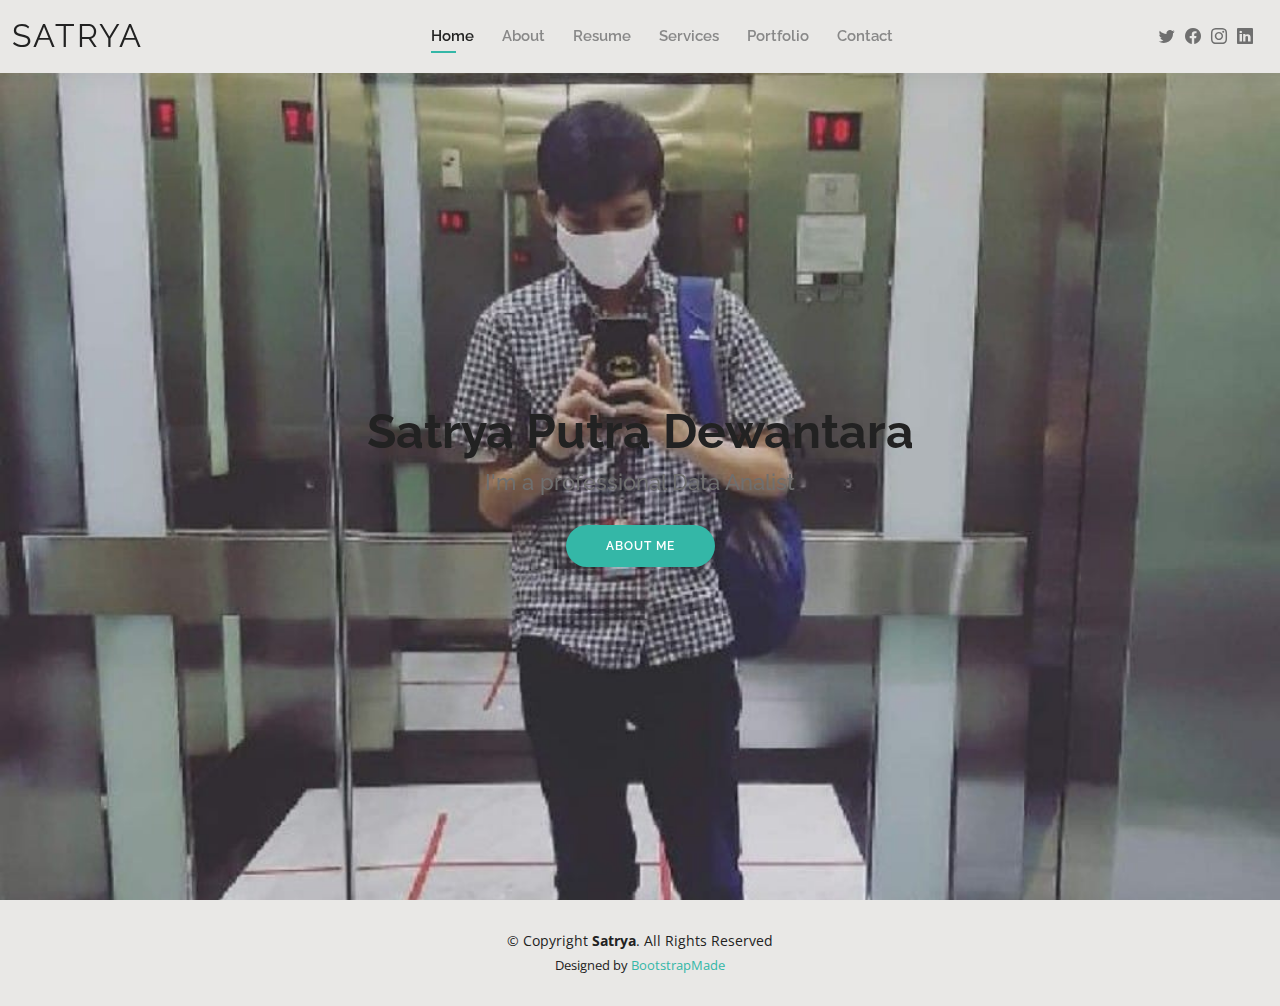
<file: index.html>
<!DOCTYPE html>
<html lang="en">

<head>
  <meta charset="utf-8">
  <meta content="width=device-width, initial-scale=1.0" name="viewport">

  <title>Satrya Bootstrap Template - Index</title>
  <meta content="" name="description">
  <meta content="" name="keywords">

  <!-- Favicons -->
  <link href="assets/img/tampilan1.jpg" rel="icon">
  <link href="assets/img/tampilan1.jpg" rel="apple-touch-icon">

  <!-- Google Fonts -->
  <link href="https://fonts.googleapis.com/css?family=Open+Sans:300,300i,400,400i,600,600i,700,700i|Raleway:300,300i,400,400i,500,500i,600,600i,700,700i|Poppins:300,300i,400,400i,500,500i,600,600i,700,700i" rel="stylesheet">

  <!-- Vendor CSS Files -->
  <link href="assets/vendor/aos/aos.css" rel="stylesheet">
  <link href="assets/vendor/bootstrap/css/bootstrap.min.css" rel="stylesheet">
  <link href="assets/vendor/bootstrap-icons/bootstrap-icons.css" rel="stylesheet">
  <link href="assets/vendor/boxicons/css/boxicons.min.css" rel="stylesheet">
  <link href="assets/vendor/glightbox/css/glightbox.min.css" rel="stylesheet">
  <link href="assets/vendor/swiper/swiper-bundle.min.css" rel="stylesheet">

  <!-- Template Main CSS File -->
  <link href="assets/css/style.css" rel="stylesheet">

  <!-- =======================================================
  * Template Name: Kelly
  * Updated: Sep 18 2023 with Bootstrap v5.3.2
  * Template URL: https://bootstrapmade.com/kelly-free-bootstrap-cv-resume-html-template/
  * Author: BootstrapMade.com
  * License: https://bootstrapmade.com/license/
  ======================================================== -->
</head>

<body>

  <!-- ======= Header ======= -->
  <header id="header" class="fixed-top">
    <div class="container-fluid d-flex justify-content-between align-items-center">

      <h1 class="logo me-auto me-lg-0"><a href="index.html">Satrya</a></h1>
      <!-- Uncomment below if you prefer to use an image logo -->
      <!-- <a href="index.html" class="logo"><img src="assets/img/logo.png" alt="" class="img-fluid"></a>-->

      <nav id="navbar" class="navbar order-last order-lg-0">
        <ul>
          <li><a class="active" href="index.html">Home</a></li>
          <li><a href="about.html">About</a></li>
          <li><a href="resume.html">Resume</a></li>
          <li><a href="services.html">Services</a></li>
          <li><a href="portfolio.html">Portfolio</a></li>
          <li><a href="contact.html">Contact</a></li>
        </ul>
        <i class="bi bi-list mobile-nav-toggle"></i>
      </nav><!-- .navbar -->

      <div class="header-social-links">
        <a href="https://twitter.com/username" class="twitter" target="_blank"><i class="bi bi-twitter"></i></a>
        <a href="https://www.facebook.com/profile.php?id=61565055472423" class="facebook" target="_blank"><i class="bi bi-facebook"></i></a>
        <a href="https://instagram.com/username" class="instagram" target="_blank"><i class="bi bi-instagram"></i></a>
        <a href="https://www.linkedin.com/in/rio-dewantara-a43406326" class="linkedin" target="_blank"><i class="bi bi-linkedin"></i></a>
      </div>

    </div>

  </header><!-- End Header -->

  <!-- ======= Hero Section ======= -->
  <section id="hero" class="d-flex align-items-center">
    <div class="container d-flex flex-column align-items-center" data-aos="zoom-in" data-aos-delay="100">
      <h1>Satrya Putra Dewantara</h1>
      <h2>I'm a professional Data Analist</h2>
      <a href="about.html" class="btn-about">About Me</a>
    </div>
  </section><!-- End Hero -->

  <!-- ======= Footer ======= -->
  <footer id="footer">
    <div class="container">
      <div class="copyright">
        &copy; Copyright <strong><span>Satrya</span></strong>. All Rights Reserved
      </div>
      <div class="credits">
        <!-- All the links in the footer should remain intact. -->
        <!-- You can delete the links only if you purchased the pro version. -->
        <!-- Licensing information: https://bootstrapmade.com/license/ -->
        <!-- Purchase the pro version with working PHP/AJAX contact form: https://bootstrapmade.com/kelly-free-bootstrap-cv-resume-html-template/ -->
        Designed by <a href="https://bootstrapmade.com/">BootstrapMade</a>
      </div>
    </div>
  </footer><!-- End  Footer -->

  <div id="preloader"></div>
  <a href="#" class="back-to-top d-flex align-items-center justify-content-center"><i class="bi bi-arrow-up-short"></i></a>

  <!-- Vendor JS Files -->
  <script src="assets/vendor/purecounter/purecounter_vanilla.js"></script>
  <script src="assets/vendor/aos/aos.js"></script>
  <script src="assets/vendor/bootstrap/js/bootstrap.bundle.min.js"></script>
  <script src="assets/vendor/glightbox/js/glightbox.min.js"></script>
  <script src="assets/vendor/isotope-layout/isotope.pkgd.min.js"></script>
  <script src="assets/vendor/swiper/swiper-bundle.min.js"></script>
  <script src="assets/vendor/waypoints/noframework.waypoints.js"></script>
  <script src="assets/vendor/php-email-form/validate.js"></script>

  <!-- Template Main JS File -->
  <script src="assets/js/main.js"></script>

</body>

</html>
</file>
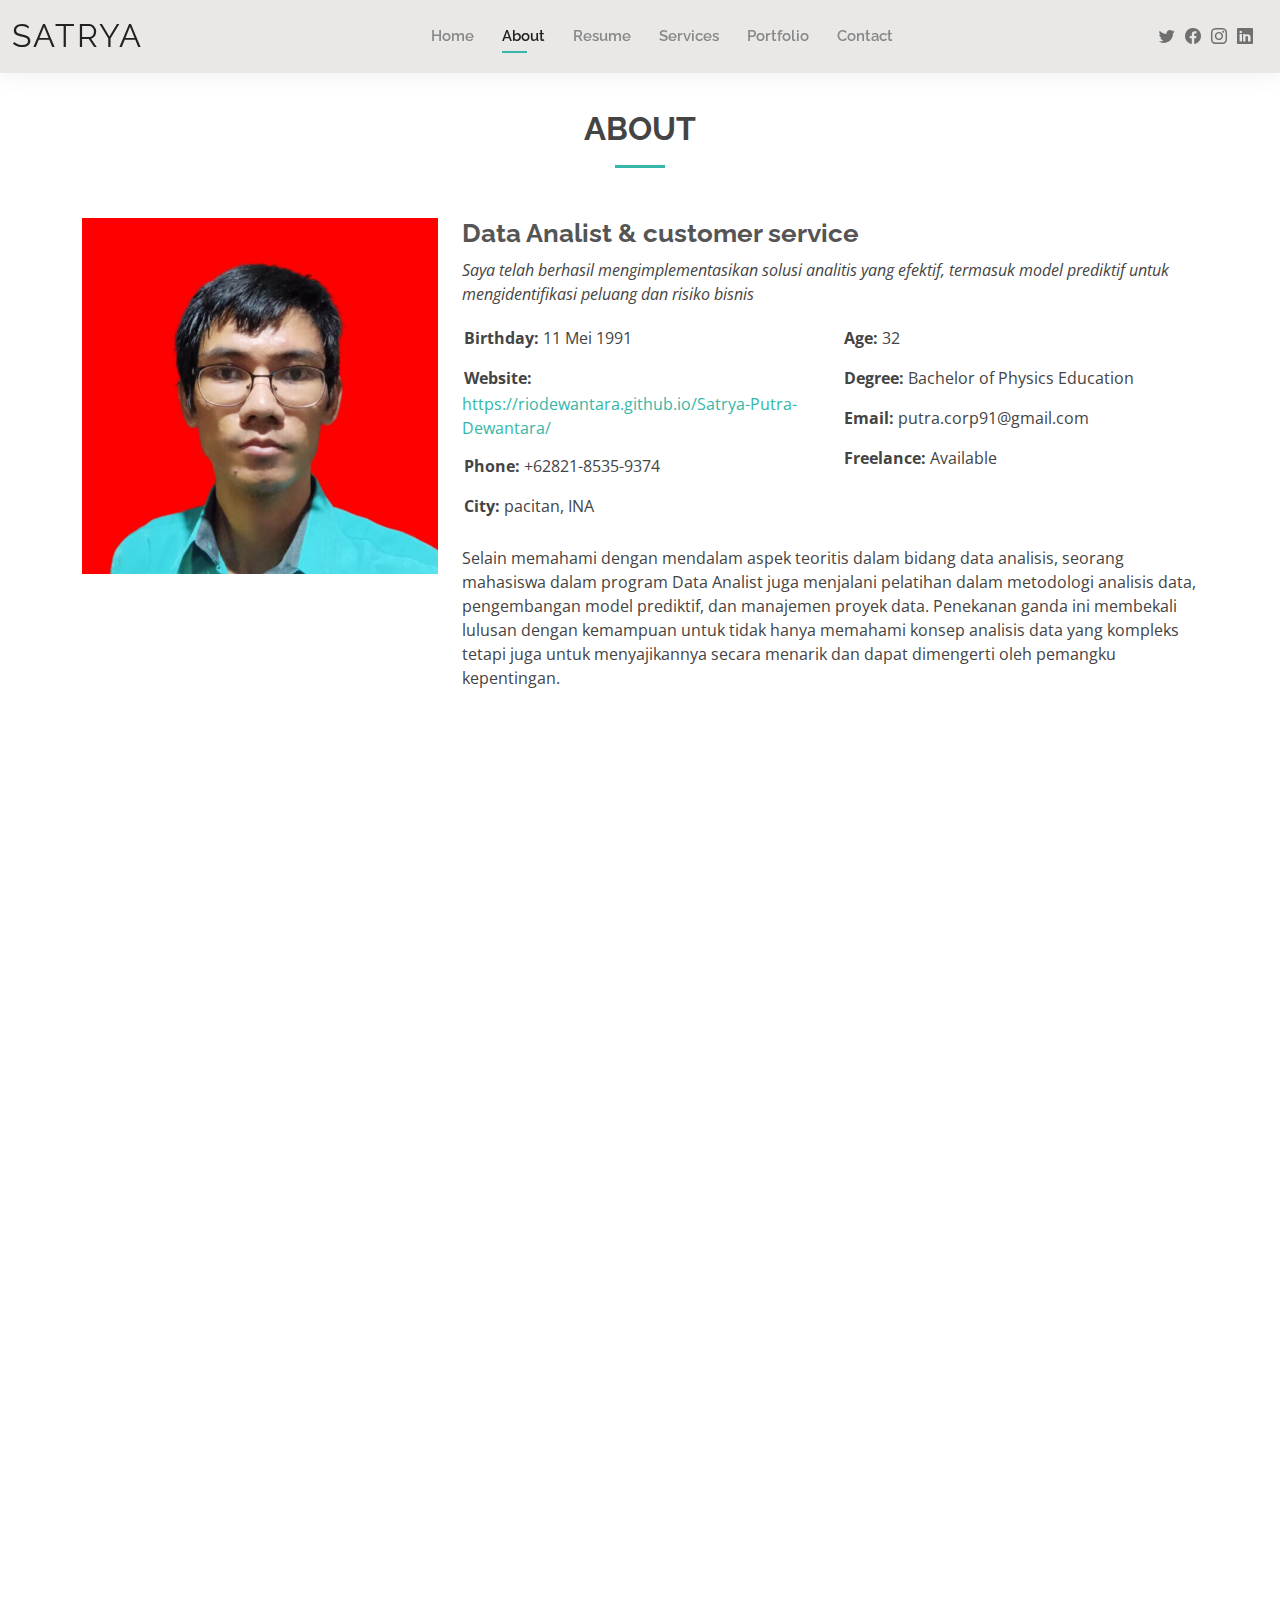
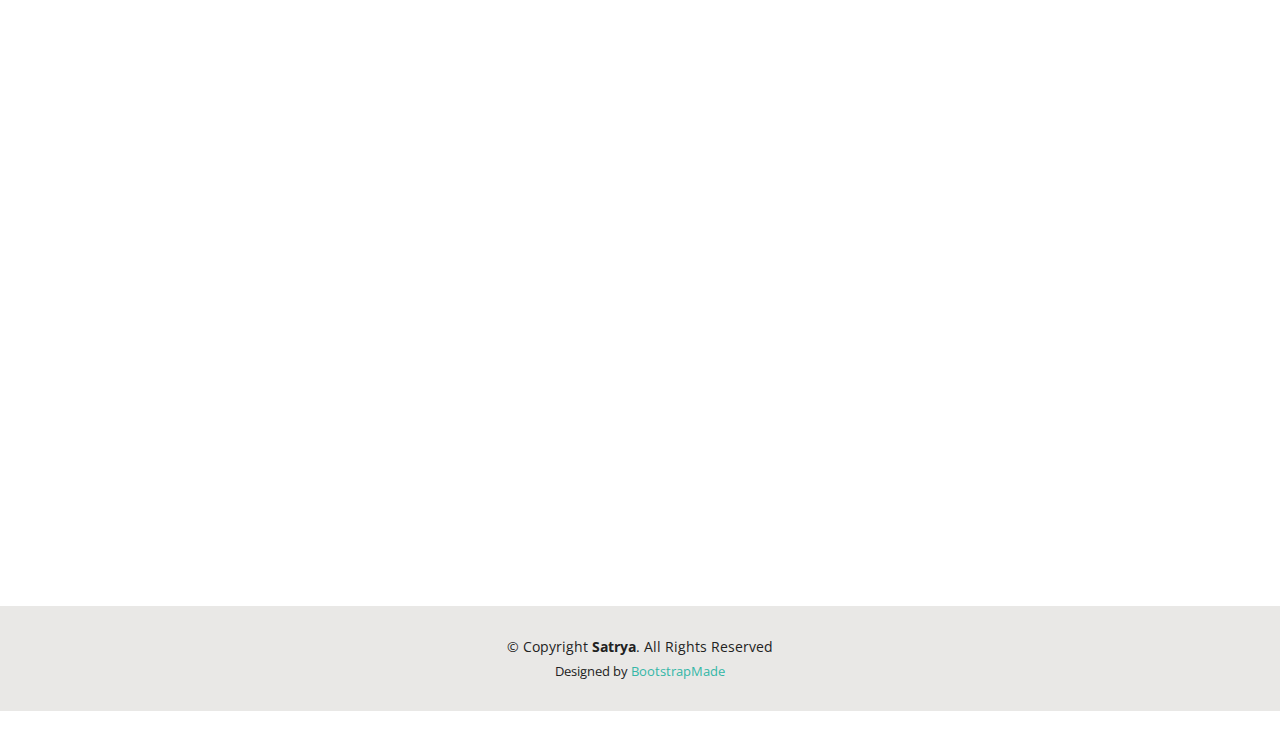
<file: about.html>
<!DOCTYPE html>
<html lang="en">

<head>
  <meta charset="utf-8">
  <meta content="width=device-width, initial-scale=1.0" name="viewport">

  <title>About - Satrya Bootstrap Template</title>
  <meta content="" name="description">
  <meta content="" name="keywords">

  <!-- Favicons -->
  <link href="assets/img/favicon.png" rel="icon">
  <link href="assets/img/apple-touch-icon.png" rel="apple-touch-icon">

  <!-- Google Fonts -->
  <link href="https://fonts.googleapis.com/css?family=Open+Sans:300,300i,400,400i,600,600i,700,700i|Raleway:300,300i,400,400i,500,500i,600,600i,700,700i|Poppins:300,300i,400,400i,500,500i,600,600i,700,700i" rel="stylesheet">

  <!-- Vendor CSS Files -->
  <link href="assets/vendor/aos/aos.css" rel="stylesheet">
  <link href="assets/vendor/bootstrap/css/bootstrap.min.css" rel="stylesheet">
  <link href="assets/vendor/bootstrap-icons/bootstrap-icons.css" rel="stylesheet">
  <link href="assets/vendor/boxicons/css/boxicons.min.css" rel="stylesheet">
  <link href="assets/vendor/glightbox/css/glightbox.min.css" rel="stylesheet">
  <link href="assets/vendor/swiper/swiper-bundle.min.css" rel="stylesheet">

  <!-- Template Main CSS File -->
  <link href="assets/css/style.css" rel="stylesheet">

  <!-- =======================================================
  * Template Name: Kelly
  * Updated: Sep 18 2023 with Bootstrap v5.3.2
  * Template URL: https://bootstrapmade.com/kelly-free-bootstrap-cv-resume-html-template/
  * Author: BootstrapMade.com
  * License: https://bootstrapmade.com/license/
  ======================================================== -->
</head>

<body>

  <!-- ======= Header ======= -->
  <header id="header" class="fixed-top">
    <div class="container-fluid d-flex justify-content-between align-items-center">

      <h1 class="logo me-auto me-lg-0"><a href="index.html">Satrya</a></h1>
      <!-- Uncomment below if you prefer to use an image logo -->
      <!-- <a href="index.html" class="logo"><img src="assets/img/logo.png" alt="" class="img-fluid"></a>-->

      <nav id="navbar" class="navbar order-last order-lg-0">
        <ul>
          <li><a href="index.html">Home</a></li>
          <li><a class="active" href="about.html">About</a></li>
          <li><a href="resume.html">Resume</a></li>
          <li><a href="services.html">Services</a></li>
          <li><a href="portfolio.html">Portfolio</a></li>
          <li><a href="contact.html">Contact</a></li>
        </ul>
        <i class="bi bi-list mobile-nav-toggle"></i>
      </nav><!-- .navbar -->

      <div class="header-social-links">
        <a href="https://twitter.com/username" class="twitter" target="_blank"><i class="bi bi-twitter"></i></a>
        <a href="https://www.facebook.com/profile.php?id=61565055472423" class="facebook" target="_blank"><i class="bi bi-facebook"></i></a>
        <a href="https://instagram.com/username" class="instagram" target="_blank"><i class="bi bi-instagram"></i></a>
        <a href="https://www.linkedin.com/in/rio-dewantara-a43406326" class="linkedin" target="_blank"><i class="bi bi-linkedin"></i></a>
      </div>
      </div>

    </div>

  </header><!-- End Header -->

  <main id="main">

    <!-- ======= About Section ======= -->
    <section id="about" class="about">
      <div class="container" data-aos="fade-up">

        <div class="section-title">
          <h2>About</h2>
          <p></p>
        </div>

        <div class="row">
          <div class="col-lg-4">
            <img src="assets/img/beres2.jpg" class="img-fluid" alt="">
          </div>
          <div class="col-lg-8 pt-4 pt-lg-0 content">
            <h3>Data Analist  &amp; customer service</h3>
            <p class="fst-italic">
              
              Saya telah berhasil mengimplementasikan solusi analitis yang efektif, termasuk model prediktif untuk mengidentifikasi peluang dan risiko bisnis
            </p>
            <div class="row">
              <div class="col-lg-6">
                <ul>
                  <li><i class="bi bi-rounded-right"></i> <strong>Birthday:</strong> 11 Mei 1991</li>
                  <li><i class="bi bi-rounded-right"></i> <strong>Website:</strong> <a href="https://riodewantara.github.io/Satrya-Putra-Dewantara/" target="_blank">https://riodewantara.github.io/Satrya-Putra-Dewantara/</a></li>
                  <li><i class="bi bi-rounded-right"></i> <strong>Phone:</strong> +62821-8535-9374</li>
                  <li><i class="bi bi-rounded-right"></i> <strong>City:</strong> pacitan, INA</li>
                </ul>
              </div>
              <div class="col-lg-6">
                <ul>
                  <li><i class="bi bi-rounded-right"></i> <strong>Age:</strong> 32</li>
                  <li><i class="bi bi-rounded-right"></i> <strong>Degree:</strong> Bachelor of Physics Education </li>
                  <li><i class="bi bi-rounded-right"></i> <strong>Email:</strong> putra.corp91@gmail.com</li>
                  <li><i class="bi bi-rounded-right"></i> <strong>Freelance:</strong> Available</li>
                </ul>
              </div>
            </div>
            <p>
              Selain memahami dengan mendalam aspek teoritis dalam bidang data analisis, seorang mahasiswa dalam program Data Analist juga menjalani pelatihan dalam metodologi analisis data, pengembangan model prediktif, dan manajemen proyek data. Penekanan ganda ini membekali lulusan dengan kemampuan untuk tidak hanya memahami konsep analisis data yang kompleks tetapi juga untuk menyajikannya secara menarik dan dapat dimengerti oleh pemangku kepentingan.
            </p>
          </div>
        </div>

      </div>
    </section><!-- End About Section -->

    <!-- ======= Skills Section ======= -->
    <section id="skills" class="skills">
      <div class="container" data-aos="fade-up">

        <div class="section-title">
          <h2>Skills</h2>
          <p>Seorang data analis menggunakan berbagai alat dan teknologi, termasuk Python, R, SQL, Excel, Power BI, dan Tableau, untuk merinci dan menginterpretasi data dengan cara yang lebih efektif.</p>
        </div>

        <div class="row skills-content">

          <div class="col-lg-6">

            <div class="progress">
              <span class="skill">python <i class="val">100%</i></span>
              <div class="progress-bar-wrap">
                <div class="progress-bar" role="progressbar" aria-valuenow="100" aria-valuemin="0" aria-valuemax="100"></div>
              </div>
            </div>

            <div class="progress">
              <span class="skill"><HTML>html</html><i class="val">90%</i></span>
              <div class="progress-bar-wrap">
                <div class="progress-bar" role="progressbar" aria-valuenow="90" aria-valuemin="0" aria-valuemax="100"></div>
              </div>
            </div>

            <div class="progress">
              <span class="skill">power BI <i class="val">100%</i></span>
              <div class="progress-bar-wrap">
                <div class="progress-bar" role="progressbar" aria-valuenow="75" aria-valuemin="0" aria-valuemax="100"></div>
              </div>
            </div>

          </div>

          <div class="col-lg-6">

            <div class="progress">
              <span class="skill">SQL<i class="val">100%</i></span>
              <div class="progress-bar-wrap">
                <div class="progress-bar" role="progressbar" aria-valuenow="80" aria-valuemin="0" aria-valuemax="100"></div>
              </div>
            </div>

            <div class="progress">
              <span class="skill">write and speak english <i class="val">90%</i></span>
              <div class="progress-bar-wrap">
                <div class="progress-bar" role="progressbar" aria-valuenow="90" aria-valuemin="0" aria-valuemax="100"></div>
              </div>
            </div>

            <div class="progress">
              <span class="skill">photography<i class="val">80%</i></span>
              <div class="progress-bar-wrap">
                <div class="progress-bar" role="progressbar" aria-valuenow="55" aria-valuemin="0" aria-valuemax="100"></div>
              </div>
            </div>

          </div>

        </div>

      </div>
    </section><!-- End Skills Section -->

    <!-- ======= Facts Section ======= -->
    <section id="facts" class="facts">
      <div class="container" data-aos="fade-up">

        <div class="section-title">
          <h2>Facts</h2>
          <p>Data analis memiliki peran krusial dalam era digital ini. Mereka bertanggung jawab untuk menganalisis data besar dan merumuskan wawasan yang membantu perusahaan membuat keputusan strategis yang lebih cerdas</p>
        </div>

        <div class="row counters">

          <div class="col-lg-3 col-6 text-center">
            <span data-purecounter-start="0" data-purecounter-end="232" data-purecounter-duration="1" class="purecounter"></span>
            <p>Clients</p>
          </div>

          <div class="col-lg-3 col-6 text-center">
            <span data-purecounter-start="0" data-purecounter-end="521" data-purecounter-duration="1" class="purecounter"></span>
            <p>Projects</p>
          </div>

          <div class="col-lg-3 col-6 text-center">
            <span data-purecounter-start="0" data-purecounter-end="1463" data-purecounter-duration="1" class="purecounter"></span>
            <p>Hours Of Support</p>
          </div>

          <div class="col-lg-3 col-6 text-center">
            <span data-purecounter-start="0" data-purecounter-end="15" data-purecounter-duration="1" class="purecounter"></span>
            <p>Hard Workers</p>
          </div>

        </div>

      </div>
    </section><!-- End Facts Section -->

    <!-- ======= Testimonials Section ======= -->
    <section id="testimonials" class="testimonials">
      <div class="container" data-aos="fade-up">

        <div class="section-title">
          <h2>Testimonials</h2>
          <p>"Sangat puas dengan kinerja luar biasa seorang data analis profesional. Kemampuannya dalam menganalisis dan mengolah data secara efisien membawa dampak positif pada pengambilan keputusan bisnis kami.</p>
        </div>

        <div class="testimonials-slider swiper" data-aos="fade-up" data-aos-delay="100">
          <div class="swiper-wrapper">

            <div class="swiper-slide">
              <div class="testimonial-item">
                <img src="assets/img/testimonials/testimonials-1.jpg" class="testimonial-img" alt="">
                <h3>Saul Goodman</h3>
                <h4>Ceo &amp; Founder</h4>
                <p>
                  <i class="bx bxs-quote-alt-left quote-icon-left"></i>
                  "Sangat puas dengan kerjasama bersama data analis yang sangat handal dalam membuat dashboard. Keahliannya dalam merancang tampilan data sangat membantu dalam memahami informasi secara cepat dan mudah."
                  <i class="bx bxs-quote-alt-right quote-icon-right"></i>
                </p>
              </div>
            </div><!-- End testimonial item -->

            <div class="swiper-slide">
              <div class="testimonial-item">
                <img src="assets/img/testimonials/testimonials-2.jpg" class="testimonial-img" alt="">
                <h3>Sara Wilsson</h3>
                <h4>Designer</h4>
                <p>
                  <i class="bx bxs-quote-alt-left quote-icon-left"></i>
                  Bekerja dengan data analis yang ahli dalam pembuatan dashboard adalah pengalaman yang memuaskan. Keahliannya dalam menyajikan data secara visual dengan sederhana namun informatif benar-benar mempermudah proses pengambilan keputusan."
                  <i class="bx bxs-quote-alt-right quote-icon-right"></i>
                </p>
              </div>
            </div><!-- End testimonial item -->

            <div class="swiper-slide">
              <div class="testimonial-item">
                <img src="assets/img/testimonials/testimonials-3.jpg" class="testimonial-img" alt="">
                <h3>Jena Karlis</h3>
                <h4>Store Owner</h4>
                <p>
                  <i class="bx bxs-quote-alt-left quote-icon-left"></i>
                  Dengan bantuan data analis yang terampil dalam menghasilkan dashboard, kami dapat dengan mudah memahami data kompleks. Dedikasinya dalam memberikan tampilan yang mudah dimengerti memberikan nilai tambah yang signifikan."
                  <i class="bx bxs-quote-alt-right quote-icon-right"></i>
                </p>
              </div>
            </div><!-- End testimonial item -->

            <div class="swiper-slide">
              <div class="testimonial-item">
                <img src="assets/img/testimonials/testimonials-4.jpg" class="testimonial-img" alt="">
                <h3>Matt Brandon</h3>
                <h4>Freelancer</h4>
                <p>
                  <i class="bx bxs-quote-alt-left quote-icon-left"></i>
                  Bekerja sama dengan data analis yang mahir dalam membuat dashboard telah memberikan kemudahan dalam memahami kinerja data. Kemampuannya dalam merangkum informasi menjadi tampilan yang jelas adalah aset berharga bagi proyek kami."
                  <i class="bx bxs-quote-alt-right quote-icon-right"></i>
                </p>
              </div>
            </div><!-- End testimonial item -->

            <div class="swiper-slide">
              <div class="testimonial-item">
                <img src="assets/img/testimonials/testimonials-5.jpg" class="testimonial-img" alt="">
                <h3>John Larson</h3>
                <h4>Entrepreneur</h4>
                <p>
                  <i class="bx bxs-quote-alt-left quote-icon-left"></i>
                  Saya senang berkolaborasi dengan data analis yang memiliki keahlian luar biasa dalam pembuatan dashboard. Dengan pendekatan yang sederhana namun efektif, dia berhasil menyampaikan informasi kompleks dengan cara yang sangat mudah dimengerti.
                  <i class="bx bxs-quote-alt-right quote-icon-right"></i>
                </p>
              </div>
            </div><!-- End testimonial item -->

          </div>
          <div class="swiper-pagination"></div>
        </div>

      </div>
    </section><!-- End Testimonials Section -->

  </main><!-- End #main -->

  <!-- ======= Footer ======= -->
  <footer id="footer">
    <div class="container">
      <div class="copyright">
        &copy; Copyright <strong><span>Satrya</span></strong>. All Rights Reserved
      </div>
      <div class="credits">
        <!-- All the links in the footer should remain intact. -->
        <!-- You can delete the links only if you purchased the pro version. -->
        <!-- Licensing information: https://bootstrapmade.com/license/ -->
        <!-- Purchase the pro version with working PHP/AJAX contact form: https://bootstrapmade.com/kelly-free-bootstrap-cv-resume-html-template/ -->
        Designed by <a href="https://bootstrapmade.com/">BootstrapMade</a>
      </div>
    </div>
  </footer><!-- End  Footer -->

  <div id="preloader"></div>
  <a href="#" class="back-to-top d-flex align-items-center justify-content-center"><i class="bi bi-arrow-up-short"></i></a>

  <!-- Vendor JS Files -->
  <script src="assets/vendor/purecounter/purecounter_vanilla.js"></script>
  <script src="assets/vendor/aos/aos.js"></script>
  <script src="assets/vendor/bootstrap/js/bootstrap.bundle.min.js"></script>
  <script src="assets/vendor/glightbox/js/glightbox.min.js"></script>
  <script src="assets/vendor/isotope-layout/isotope.pkgd.min.js"></script>
  <script src="assets/vendor/swiper/swiper-bundle.min.js"></script>
  <script src="assets/vendor/waypoints/noframework.waypoints.js"></script>
  <script src="assets/vendor/php-email-form/validate.js"></script>

  <!-- Template Main JS File -->
  <script src="assets/js/main.js"></script>

</body>

</html>
</file>
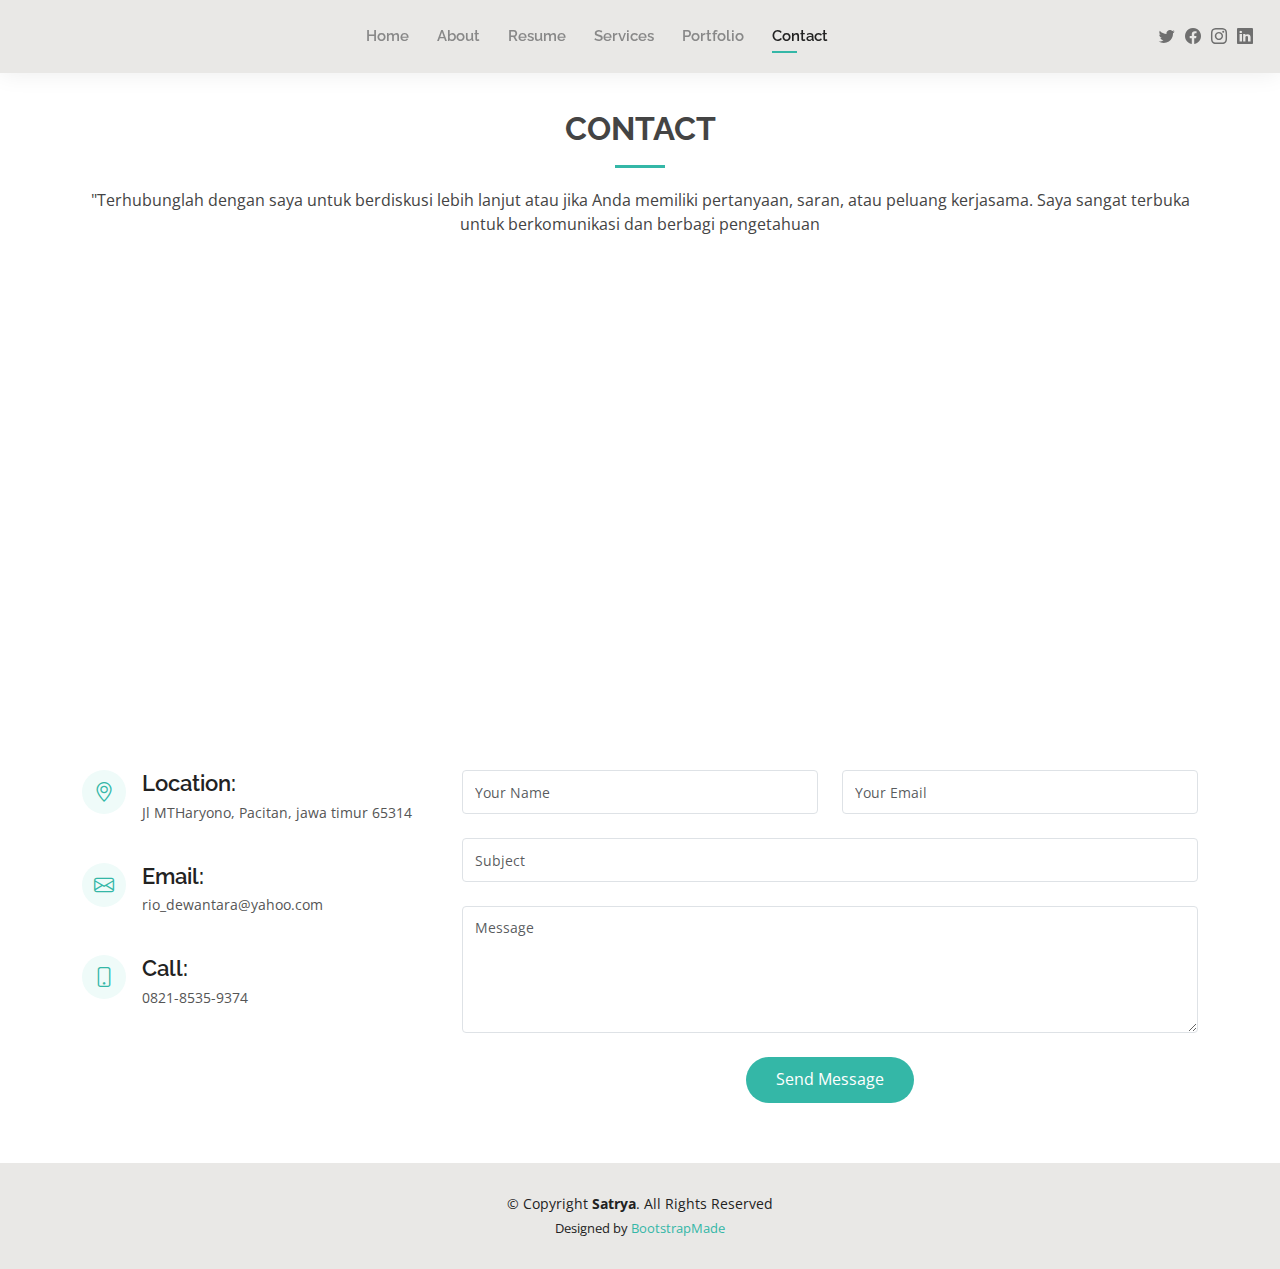
<file: contact.html>
<!DOCTYPE html>
<html lang="en">

<head>
  <meta charset="utf-8">
  <meta content="width=device-width, initial-scale=1.0" name="viewport">

  <title>Contact - Satrya Bootstrap Template</title>
  <meta content="" name="description">
  <meta content="" name="keywords">

  <!-- Favicons -->
  <link href="assets/img/favicon.png" rel="icon">
  <link href="assets/img/apple-touch-icon.png" rel="apple-touch-icon">

  <!-- Google Fonts -->
  <link href="https://fonts.googleapis.com/css?family=Open+Sans:300,300i,400,400i,600,600i,700,700i|Raleway:300,300i,400,400i,500,500i,600,600i,700,700i|Poppins:300,300i,400,400i,500,500i,600,600i,700,700i" rel="stylesheet">

  <!-- Vendor CSS Files -->
  <link href="assets/vendor/aos/aos.css" rel="stylesheet">
  <link href="assets/vendor/bootstrap/css/bootstrap.min.css" rel="stylesheet">
  <link href="assets/vendor/bootstrap-icons/bootstrap-icons.css" rel="stylesheet">
  <link href="assets/vendor/boxicons/css/boxicons.min.css" rel="stylesheet">
  <link href="assets/vendor/glightbox/css/glightbox.min.css" rel="stylesheet">
  <link href="assets/vendor/swiper/swiper-bundle.min.css" rel="stylesheet">

  <!-- Template Main CSS File -->
  <link href="assets/css/style.css" rel="stylesheet">

  <!-- =======================================================
  * Template Name: Kelly
  * Updated: Sep 18 2023 with Bootstrap v5.3.2
  * Template URL: https://bootstrapmade.com/kelly-free-bootstrap-cv-resume-html-template/
  * Author: BootstrapMade.com
  * License: https://bootstrapmade.com/license/
  ======================================================== -->
</head>

<body>

  <!-- ======= Header ======= -->
  <header id="header" class="fixed-top">
    <div class="container-fluid d-flex justify-content-between align-items-center">

      <h1 class="logo me-auto me-lg-0"><a href="index.html"></a></h1>
      <!-- Uncomment below if you prefer to use an image logo -->
      <!-- <a href="index.html" class="logo"><img src="assets/img/logo.png" alt="" class="img-fluid"></a>-->

      <nav id="navbar" class="navbar order-last order-lg-0">
        <ul>
          <li><a href="index.html">Home</a></li>
          <li><a href="about.html">About</a></li>
          <li><a href="resume.html">Resume</a></li>
          <li><a href="services.html">Services</a></li>
          <li><a href="portfolio.html">Portfolio</a></li>
          <li><a class="active" href="contact.html">Contact</a></li>
        </ul>
        <i class="bi bi-list mobile-nav-toggle"></i>
      </nav><!-- .navbar -->

      <div class="header-social-links">
        <a href="https://twitter.com/username" class="twitter" target="_blank"><i class="bi bi-twitter"></i></a>
        <a href="https://www.facebook.com/profile.php?id=61565055472423" class="facebook" target="_blank"><i class="bi bi-facebook"></i></a>
        <a href="https://instagram.com/username" class="instagram" target="_blank"><i class="bi bi-instagram"></i></a>
        <a href="https://www.linkedin.com/in/rio-dewantara-a43406326" class="linkedin" target="_blank"><i class="bi bi-linkedin"></i></a>
    </div>

    </div>

  </header><!-- End Header -->

  <main id="main">

    <!-- ======= Contact Section ======= -->
    <section id="contact" class="contact">
      <div class="container" data-aos="fade-up">

        <div class="section-title">
          <h2>Contact</h2>
          <p>"Terhubunglah dengan saya untuk berdiskusi lebih lanjut atau jika Anda memiliki pertanyaan, saran, atau peluang kerjasama. Saya sangat terbuka untuk berkomunikasi dan berbagi pengetahuan</p>
        </div>

        <div>
          <iframe src="https://www.google.com/maps/embed?pb=!1m18!1m12!1m3!1d3949.0214642848205!2d111.09269357320261!3d-8.200591482253062!2m3!1f0!2f0!3f0!3m2!1i1024!2i768!4f13.1!3m3!1m2!1s0x2e7961d821f6f859%3A0x357f5b0f9cff2a77!2sJl.%20Letjend%20MT.%20Haryono%20No.106%2C%20Caruban%2C%20Sidoharjo%2C%20Kec.%20Pacitan%2C%20Kabupaten%20Pacitan%2C%20Jawa%20Timur%2063514!5e0!3m2!1sid!2sid!4v1733482428052!5m2!1sid!2sid" width="600" height="450" style="border:0;" allowfullscreen="" loading="lazy" referrerpolicy="no-referrer-when-downgrade"></iframe>
        </div>

        <div class="row mt-5">

          <div class="col-lg-4">
            <div class="info">
              <div class="address">
                <i class="bi bi-geo-alt"></i>
                <h4>Location:</h4>
                <p>Jl MTHaryono, Pacitan, jawa timur 65314</p>
              </div>

              <div class="email">
                <i class="bi bi-envelope"></i>
                <h4>Email:</h4>
                <p>rio_dewantara@yahoo.com</p>
              </div>

              <div class="phone">
                <i class="bi bi-phone"></i>
                <h4>Call:</h4>
                <p>0821-8535-9374</p>
              </div>

            </div>

          </div>

          <div class="col-lg-8 mt-5 mt-lg-0">

            <form action="forms/contact.php" method="post" role="form" class="php-email-form">
              <div class="row">
                <div class="col-md-6 form-group">
                  <input type="text" name="name" class="form-control" id="name" placeholder="Your Name" required>
                </div>
                <div class="col-md-6 form-group mt-3 mt-md-0">
                  <input type="email" class="form-control" name="email" id="email" placeholder="Your Email" required>
                </div>
              </div>
              <div class="form-group mt-3">
                <input type="text" class="form-control" name="subject" id="subject" placeholder="Subject" required>
              </div>
              <div class="form-group mt-3">
                <textarea class="form-control" name="message" rows="5" placeholder="Message" required></textarea>
              </div>
              <div class="my-3">
                <div class="loading">Loading</div>
                <div class="error-message"></div>
                <div class="sent-message">Your message has been sent. Thank you!</div>
              </div>
              <div class="text-center"><button type="submit">Send Message</button></div>
            </form>

          </div>

        </div>

      </div>
    </section><!-- End Contact Section -->

  </main><!-- End #main -->

  <!-- ======= Footer ======= -->
  <footer id="footer">
    <div class="container">
      <div class="copyright">
        &copy; Copyright <strong><span>Satrya</span></strong>. All Rights Reserved
      </div>
      <div class="credits">
        <!-- All the links in the footer should remain intact. -->
        <!-- You can delete the links only if you purchased the pro version. -->
        <!-- Licensing information: https://bootstrapmade.com/license/ -->
        <!-- Purchase the pro version with working PHP/AJAX contact form: https://bootstrapmade.com/kelly-free-bootstrap-cv-resume-html-template/ -->
        Designed by <a href="https://bootstrapmade.com/">BootstrapMade</a>
      </div>
    </div>
  </footer><!-- End  Footer -->

  <div id="preloader"></div>
  <a href="#" class="back-to-top d-flex align-items-center justify-content-center"><i class="bi bi-arrow-up-short"></i></a>

  <!-- Vendor JS Files -->
  <script src="assets/vendor/purecounter/purecounter_vanilla.js"></script>
  <script src="assets/vendor/aos/aos.js"></script>
  <script src="assets/vendor/bootstrap/js/bootstrap.bundle.min.js"></script>
  <script src="assets/vendor/glightbox/js/glightbox.min.js"></script>
  <script src="assets/vendor/isotope-layout/isotope.pkgd.min.js"></script>
  <script src="assets/vendor/swiper/swiper-bundle.min.js"></script>
  <script src="assets/vendor/waypoints/noframework.waypoints.js"></script>
  <script src="assets/vendor/php-email-form/validate.js"></script>

  <!-- Template Main JS File -->
  <script src="assets/js/main.js"></script>

</body>

</html>
</file>
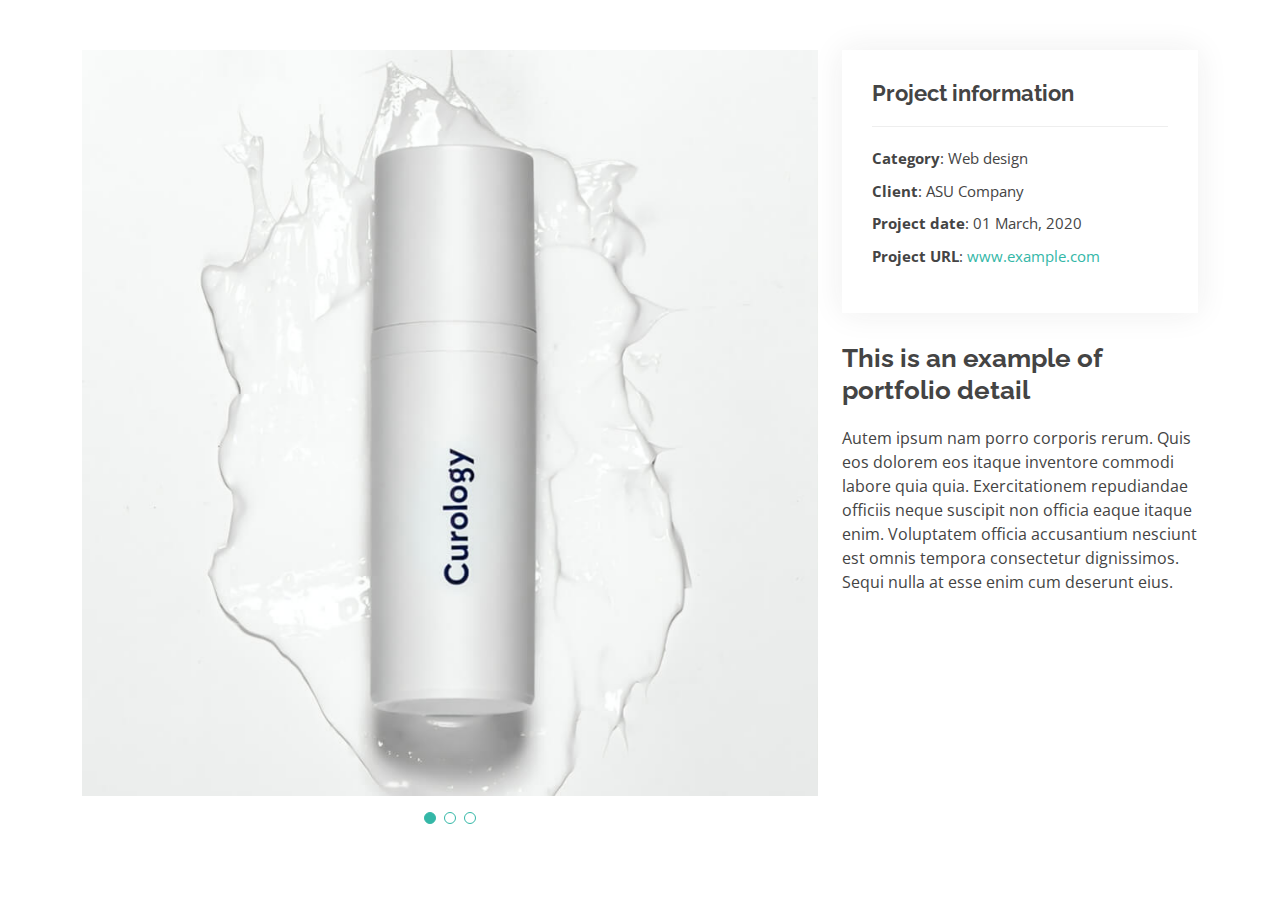
<file: portfolio-details.html>
<!DOCTYPE html>
<html lang="en">

<head>
  <meta charset="utf-8">
  <meta content="width=device-width, initial-scale=1.0" name="viewport">

  <title>Portfolio Details - Kelly Bootstrap Template</title>
  <meta content="" name="description">
  <meta content="" name="keywords">

  <!-- Favicons -->
  <link href="assets/img/favicon.png" rel="icon">
  <link href="assets/img/apple-touch-icon.png" rel="apple-touch-icon">

  <!-- Google Fonts -->
  <link href="https://fonts.googleapis.com/css?family=Open+Sans:300,300i,400,400i,600,600i,700,700i|Raleway:300,300i,400,400i,500,500i,600,600i,700,700i|Poppins:300,300i,400,400i,500,500i,600,600i,700,700i" rel="stylesheet">

  <!-- Vendor CSS Files -->
  <link href="assets/vendor/aos/aos.css" rel="stylesheet">
  <link href="assets/vendor/bootstrap/css/bootstrap.min.css" rel="stylesheet">
  <link href="assets/vendor/bootstrap-icons/bootstrap-icons.css" rel="stylesheet">
  <link href="assets/vendor/boxicons/css/boxicons.min.css" rel="stylesheet">
  <link href="assets/vendor/glightbox/css/glightbox.min.css" rel="stylesheet">
  <link href="assets/vendor/swiper/swiper-bundle.min.css" rel="stylesheet">

  <!-- Template Main CSS File -->
  <link href="assets/css/style.css" rel="stylesheet">

  <!-- =======================================================
  * Template Name: Kelly
  * Updated: Sep 18 2023 with Bootstrap v5.3.2
  * Template URL: https://bootstrapmade.com/kelly-free-bootstrap-cv-resume-html-template/
  * Author: BootstrapMade.com
  * License: https://bootstrapmade.com/license/
  ======================================================== -->
</head>

<body>

  <main id="main">

    <!-- ======= Portfolio Details Section ======= -->
    <section id="portfolio-details" class="portfolio-details">
      <div class="container">

        <div class="row gy-4">

          <div class="col-lg-8">
            <div class="portfolio-details-slider swiper">
              <div class="swiper-wrapper align-items-center">

                <div class="swiper-slide">
                  <img src="assets/img/portfolio/portfolio-1.jpg" alt="">
                </div>

                <div class="swiper-slide">
                  <img src="assets/img/portfolio/portfolio-2.jpg" alt="">
                </div>

                <div class="swiper-slide">
                  <img src="assets/img/portfolio/portfolio-3.jpg" alt="">
                </div>

              </div>
              <div class="swiper-pagination"></div>
            </div>
          </div>

          <div class="col-lg-4">
            <div class="portfolio-info">
              <h3>Project information</h3>
              <ul>
                <li><strong>Category</strong>: Web design</li>
                <li><strong>Client</strong>: ASU Company</li>
                <li><strong>Project date</strong>: 01 March, 2020</li>
                <li><strong>Project URL</strong>: <a href="#">www.example.com</a></li>
              </ul>
            </div>
            <div class="portfolio-description">
              <h2>This is an example of portfolio detail</h2>
              <p>
                Autem ipsum nam porro corporis rerum. Quis eos dolorem eos itaque inventore commodi labore quia quia. Exercitationem repudiandae officiis neque suscipit non officia eaque itaque enim. Voluptatem officia accusantium nesciunt est omnis tempora consectetur dignissimos. Sequi nulla at esse enim cum deserunt eius.
              </p>
            </div>
          </div>

        </div>

      </div>
    </section><!-- End Portfolio Details Section -->

  </main><!-- End #main -->

  <div id="preloader"></div>
  <a href="#" class="back-to-top d-flex align-items-center justify-content-center"><i class="bi bi-arrow-up-short"></i></a>

  <!-- Vendor JS Files -->
  <script src="assets/vendor/purecounter/purecounter_vanilla.js"></script>
  <script src="assets/vendor/aos/aos.js"></script>
  <script src="assets/vendor/bootstrap/js/bootstrap.bundle.min.js"></script>
  <script src="assets/vendor/glightbox/js/glightbox.min.js"></script>
  <script src="assets/vendor/isotope-layout/isotope.pkgd.min.js"></script>
  <script src="assets/vendor/swiper/swiper-bundle.min.js"></script>
  <script src="assets/vendor/waypoints/noframework.waypoints.js"></script>
  <script src="assets/vendor/php-email-form/validate.js"></script>

  <!-- Template Main JS File -->
  <script src="assets/js/main.js"></script>

</body>

</html>
</file>
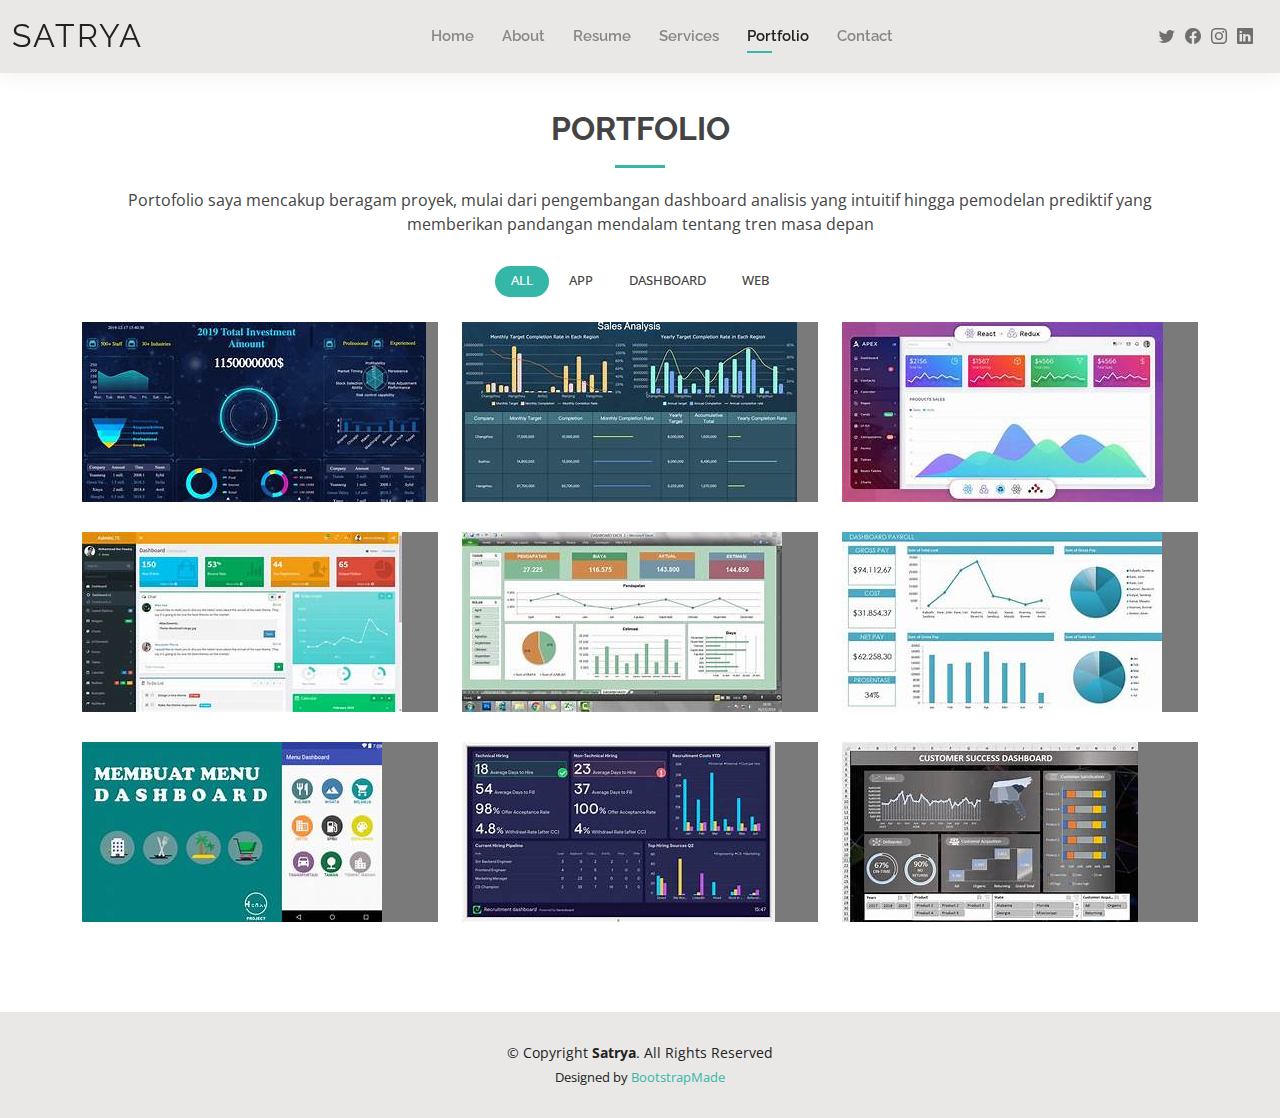
<file: portfolio.html>
<!DOCTYPE html>
<html lang="en">

<head>
  <meta charset="utf-8">
  <meta content="width=device-width, initial-scale=1.0" name="viewport">

  <title>Portfolio - Satrya Bootstrap Template</title>
  <meta content="" name="description">
  <meta content="" name="keywords">

  <!-- Favicons -->
  <link href="assets/img/favicon.png" rel="icon">
  <link href="assets/img/apple-touch-icon.png" rel="apple-touch-icon">

  <!-- Google Fonts -->
  <link href="https://fonts.googleapis.com/css?family=Open+Sans:300,300i,400,400i,600,600i,700,700i|Raleway:300,300i,400,400i,500,500i,600,600i,700,700i|Poppins:300,300i,400,400i,500,500i,600,600i,700,700i" rel="stylesheet">

  <!-- Vendor CSS Files -->
  <link href="assets/vendor/aos/aos.css" rel="stylesheet">
  <link href="assets/vendor/bootstrap/css/bootstrap.min.css" rel="stylesheet">
  <link href="assets/vendor/bootstrap-icons/bootstrap-icons.css" rel="stylesheet">
  <link href="assets/vendor/boxicons/css/boxicons.min.css" rel="stylesheet">
  <link href="assets/vendor/glightbox/css/glightbox.min.css" rel="stylesheet">
  <link href="assets/vendor/swiper/swiper-bundle.min.css" rel="stylesheet">

  <!-- Template Main CSS File -->
  <link href="assets/css/style.css" rel="stylesheet">

  <!-- =======================================================
  * Template Name: Kelly
  * Updated: Sep 18 2023 with Bootstrap v5.3.2
  * Template URL: https://bootstrapmade.com/kelly-free-bootstrap-cv-resume-html-template/
  * Author: BootstrapMade.com
  * License: https://bootstrapmade.com/license/
  ======================================================== -->
</head>

<body>

  <!-- ======= Header ======= -->
  <header id="header" class="fixed-top">
    <div class="container-fluid d-flex justify-content-between align-items-center">

      <h1 class="logo me-auto me-lg-0"><a href="index.html">Satrya</a></h1>
      <!-- Uncomment below if you prefer to use an image logo -->
      <!-- <a href="index.html" class="logo"><img src="assets/img/logo.png" alt="" class="img-fluid"></a>-->

      <nav id="navbar" class="navbar order-last order-lg-0">
        <ul>
          <li><a href="index.html">Home</a></li>
          <li><a href="about.html">About</a></li>
          <li><a href="resume.html">Resume</a></li>
          <li><a href="services.html">Services</a></li>
          <li><a class="active" href="portfolio.html">Portfolio</a></li>
          <li><a href="contact.html">Contact</a></li>
        </ul>
        <i class="bi bi-list mobile-nav-toggle"></i>
      </nav><!-- .navbar -->

      <div class="header-social-links">
        <a href="https://twitter.com/username" class="twitter" target="_blank"><i class="bi bi-twitter"></i></a>
        <a href="https://www.facebook.com/profile.php?id=61565055472423" class="facebook" target="_blank"><i class="bi bi-facebook"></i></a>
        <a href="https://instagram.com/username" class="instagram" target="_blank"><i class="bi bi-instagram"></i></a>
        <a href="https://www.linkedin.com/in/rio-dewantara-a43406326" class="linkedin" target="_blank"><i class="bi bi-linkedin"></i></a>
      </div>

    </div>

  </header><!-- End Header -->

  <main id="main">

    <!-- ======= Portfolio Section ======= -->
    <section id="portfolio" class="portfolio">
      <div class="container" data-aos="fade-up">

        <div class="section-title">
          <h2>Portfolio</h2>
          <p> Portofolio saya mencakup beragam proyek, mulai dari pengembangan dashboard analisis yang intuitif hingga pemodelan prediktif yang memberikan pandangan mendalam tentang tren masa depan</p>
        </div>

        <div class="row" data-aos="fade-up" data-aos-delay="100">
          <div class="col-lg-12 d-flex justify-content-center">
            <ul id="portfolio-flters">
              <li data-filter="*" class="filter-active">All</li>
              <li data-filter=".filter-app">App</li>
              <li data-filter=".filter-card">dashboard</li>
              <li data-filter=".filter-web">Web</li>
            </ul>
          </div>
        </div>

        <div class="row portfolio-container" data-aos="fade-up" data-aos-delay="200">

          <div class="col-lg-4 col-md-6 portfolio-item filter-app">
            <div class="portfolio-wrap">
              <img src="assets/img/portfolio/th (1).jpeg" class="img-fluid" alt="">
              <div class="portfolio-info">
                <h4>App 1</h4>
                <p>App</p>
                <div class="portfolio-links">
                  <a href="assets/img/portfolio/th (1).jpeg" data-gallery="portfolioGallery" class="portfolio-lightbox" title="App 1"><i class="bx bx-plus"></i></a>
                  <a href="portfolio-details.html" class="portfolio-details-lightbox" data-glightbox="type: external" title="Portfolio Details"><i class="bx bx-link"></i></a>
                </div>
              </div>
            </div>
          </div>

          <div class="col-lg-4 col-md-6 portfolio-item filter-web">
            <div class="portfolio-wrap">
              <img src="assets/img/portfolio/th (2).jpeg" class="img-fluid" alt="">
              <div class="portfolio-info">
                <h4>Web 3</h4>
                <p>Web</p>
                <div class="portfolio-links">
                  <a href="assets/img/portfolio/th (2).jpeg" data-gallery="portfolioGallery" class="portfolio-lightbox" title="Web 3"><i class="bx bx-plus"></i></a>
                  <a href="portfolio-details.html" class="portfolio-details-lightbox" data-glightbox="type: external" title="Portfolio Details"><i class="bx bx-link"></i></a>
                </div>
              </div>
            </div>
          </div>

          <div class="col-lg-4 col-md-6 portfolio-item filter-app">
            <div class="portfolio-wrap">
              <img src="assets/img/portfolio/th (3).jpeg" class="img-fluid" alt="">
              <div class="portfolio-info">
                <h4>App 2</h4>
                <p>App</p>
                <div class="portfolio-links">
                  <a href="assets/img/portfolio/th (3).jpeg" data-gallery="portfolioGallery" class="portfolio-lightbox" title="App 2"><i class="bx bx-plus"></i></a>
                  <a href="portfolio-details.html" class="portfolio-details-lightbox" data-glightbox="type: external" title="Portfolio Details"><i class="bx bx-link"></i></a>
                </div>
              </div>
            </div>
          </div>

          <div class="col-lg-4 col-md-6 portfolio-item filter-card">
            <div class="portfolio-wrap">
              <img src="assets/img/portfolio/th (4).jpeg" class="img-fluid" alt="">
              <div class="portfolio-info">
                <h4>dashboard</h4>
                <p>dashboard</p>
                <div class="portfolio-links">
                  <a href="assets/img/portfolio/th (4).jpeg" data-gallery="portfolioGallery" class="portfolio-lightbox" title="Card 2"><i class="bx bx-plus"></i></a>
                  <a href="portfolio-details.html" class="portfolio-details-lightbox" data-glightbox="type: external" title="Portfolio Details"><i class="bx bx-link"></i></a>
                </div>
              </div>
            </div>
          </div>

          <div class="col-lg-4 col-md-6 portfolio-item filter-web">
            <div class="portfolio-wrap">
              <img src="assets/img/portfolio/th (5).jpeg" class="img-fluid" alt="">
              <div class="portfolio-info">
                <h4>Web 2</h4>
                <p>Web</p>
                <div class="portfolio-links">
                  <a href="assets/img/portfolio/th (5).jpeg" data-gallery="portfolioGallery" class="portfolio-lightbox" title="Web 2"><i class="bx bx-plus"></i></a>
                  <a href="portfolio-details.html" class="portfolio-details-lightbox" data-glightbox="type: external" title="Portfolio Details"><i class="bx bx-link"></i></a>
                </div>
              </div>
            </div>
          </div>

          <div class="col-lg-4 col-md-6 portfolio-item filter-app">
            <div class="portfolio-wrap">
              <img src="assets/img/portfolio/th (6).jpeg" class="img-fluid" alt="">
              <div class="portfolio-info">
                <h4>App 3</h4>
                <p>App</p>
                <div class="portfolio-links">
                  <a href="assets/img/portfolio/th (6).jpeg" data-gallery="portfolioGallery" class="portfolio-lightbox" title="App 3"><i class="bx bx-plus"></i></a>
                  <a href="portfolio-details.html" class="portfolio-details-lightbox" data-glightbox="type: external" title="Portfolio Details"><i class="bx bx-link"></i></a>
                </div>
              </div>
            </div>
          </div>

          <div class="col-lg-4 col-md-6 portfolio-item filter-card">
            <div class="portfolio-wrap">
              <img src="assets/img/portfolio/th (7).jpeg" class="img-fluid" alt="">
              <div class="portfolio-info">
                <h4>dashboard</h4>
                <p>dashboard</p>
                <div class="portfolio-links">
                  <a href="assets/img/portfolio/th (7).jpeg" data-gallery="portfolioGallery" class="portfolio-lightbox" title="Card 1"><i class="bx bx-plus"></i></a>
                  <a href="portfolio-details.html" class="portfolio-details-lightbox" data-glightbox="type: external" title="Portfolio Details"><i class="bx bx-link"></i></a>
                </div>
              </div>
            </div>
          </div>

          <div class="col-lg-4 col-md-6 portfolio-item filter-card">
            <div class="portfolio-wrap">
              <img src="assets/img/portfolio/th (8).jpeg" class="img-fluid" alt="">
              <div class="portfolio-info">
                <h4>dashboard</h4>
                <p>dashboard</p>
                <div class="portfolio-links">
                  <a href="assets/img/portfolio/th (8).jpeg" data-gallery="portfolioGallery" class="portfolio-lightbox" title="Card 3"><i class="bx bx-plus"></i></a>
                  <a href="portfolio-details.html" class="portfolio-details-lightbox" data-glightbox="type: external" title="Portfolio Details"><i class="bx bx-link"></i></a>
                </div>
              </div>
            </div>
          </div>

          <div class="col-lg-4 col-md-6 portfolio-item filter-web">
            <div class="portfolio-wrap">
              <img src="assets/img/portfolio/th (9).jpeg" class="img-fluid" alt="">
              <div class="portfolio-info">
                <h4>Web 3</h4>
                <p>Web</p>
                <div class="portfolio-links">
                  <a href="assets/img/portfolio/th (9).jpeg" data-gallery="portfolioGallery" class="portfolio-lightbox" title="Web 3"><i class="bx bx-plus"></i></a>
                  <a href="portfolio-details.html" class="portfolio-details-lightbox" data-glightbox="type: external" title="Portfolio Details"><i class="bx bx-link"></i></a>
                </div>
              </div>
            </div>
          </div>

        </div>

      </div>
    </section><!-- End Portfolio Section -->

  </main><!-- End #main -->

  <!-- ======= Footer ======= -->
  <footer id="footer">
    <div class="container">
      <div class="copyright">
        &copy; Copyright <strong><span>Satrya</span></strong>. All Rights Reserved
      </div>
      <div class="credits">
        <!-- All the links in the footer should remain intact. -->
        <!-- You can delete the links only if you purchased the pro version. -->
        <!-- Licensing information: https://bootstrapmade.com/license/ -->
        <!-- Purchase the pro version with working PHP/AJAX contact form: https://bootstrapmade.com/kelly-free-bootstrap-cv-resume-html-template/ -->
        Designed by <a href="https://bootstrapmade.com/">BootstrapMade</a>
      </div>
    </div>
  </footer><!-- End  Footer -->

  <div id="preloader"></div>
  <a href="#" class="back-to-top d-flex align-items-center justify-content-center"><i class="bi bi-arrow-up-short"></i></a>

  <!-- Vendor JS Files -->
  <script src="assets/vendor/purecounter/purecounter_vanilla.js"></script>
  <script src="assets/vendor/aos/aos.js"></script>
  <script src="assets/vendor/bootstrap/js/bootstrap.bundle.min.js"></script>
  <script src="assets/vendor/glightbox/js/glightbox.min.js"></script>
  <script src="assets/vendor/isotope-layout/isotope.pkgd.min.js"></script>
  <script src="assets/vendor/swiper/swiper-bundle.min.js"></script>
  <script src="assets/vendor/waypoints/noframework.waypoints.js"></script>
  <script src="assets/vendor/php-email-form/validate.js"></script>

  <!-- Template Main JS File -->
  <script src="assets/js/main.js"></script>

</body>

</html>
</file>
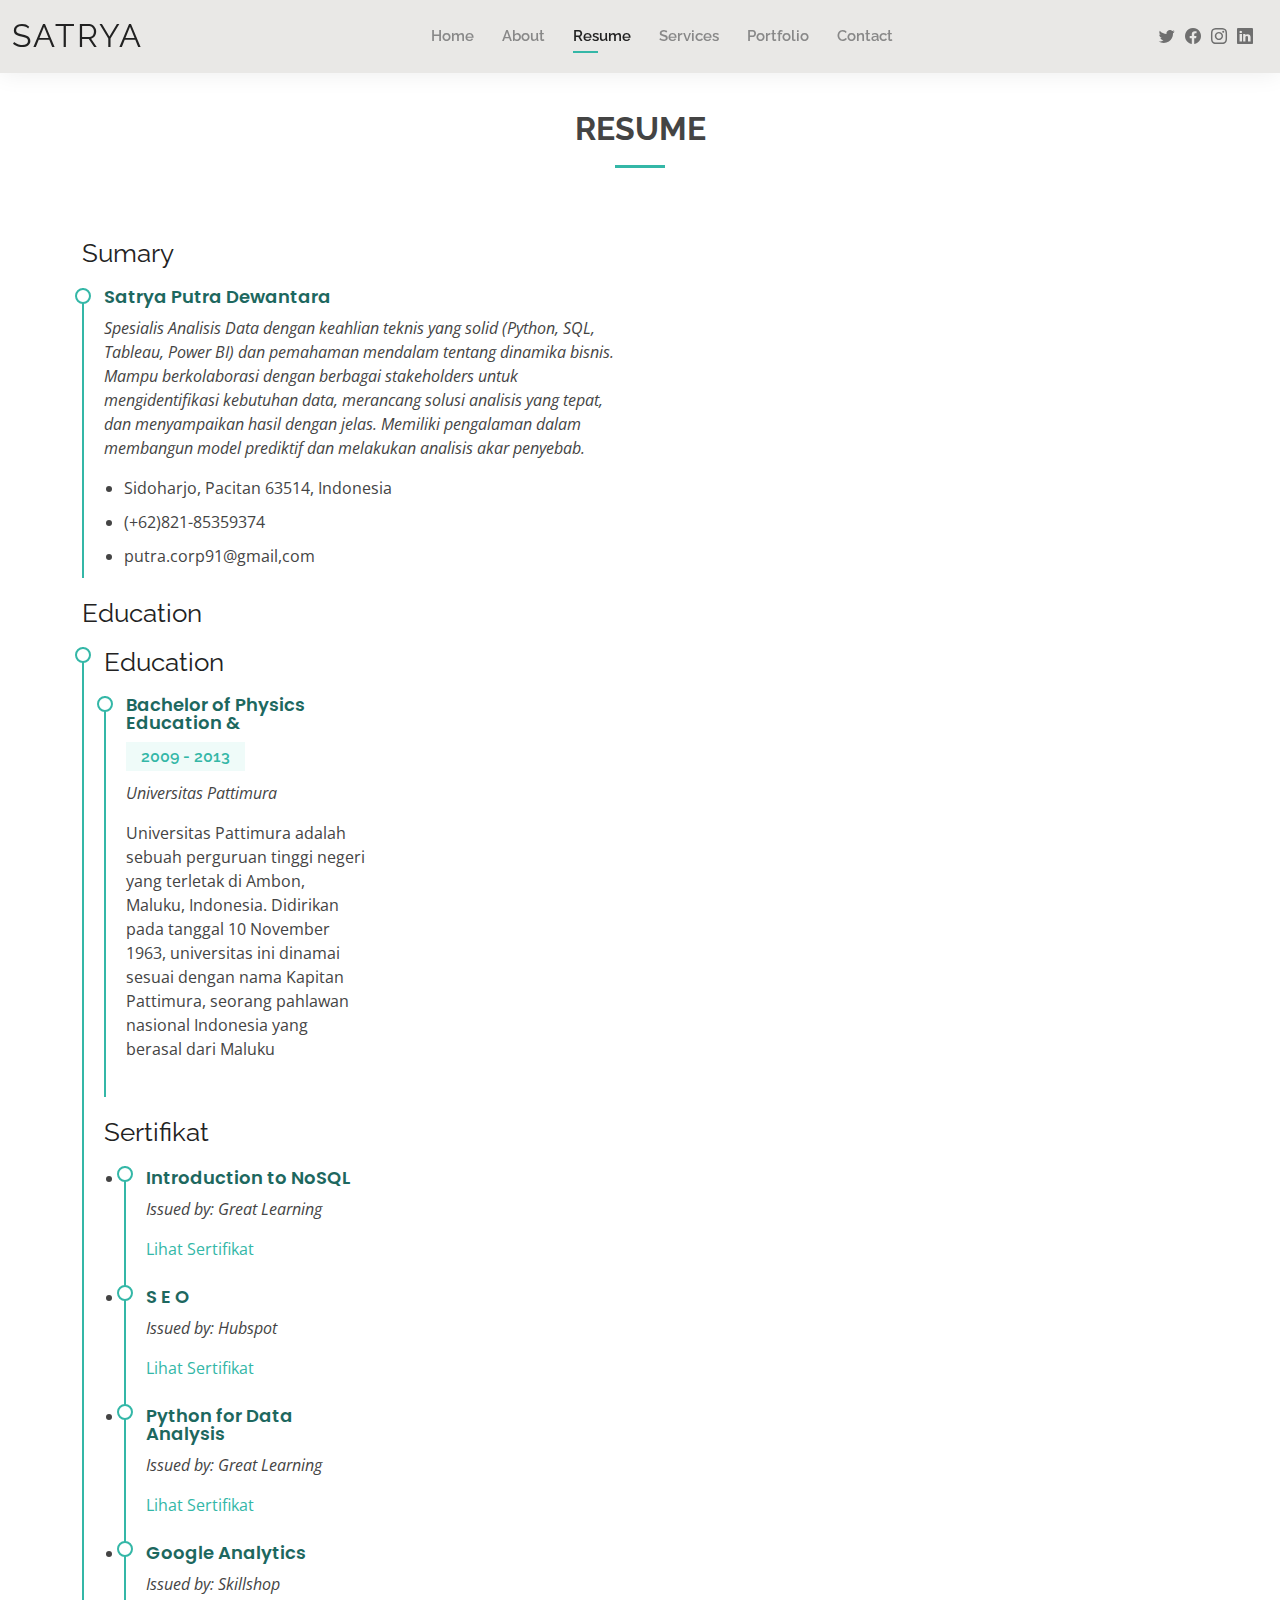
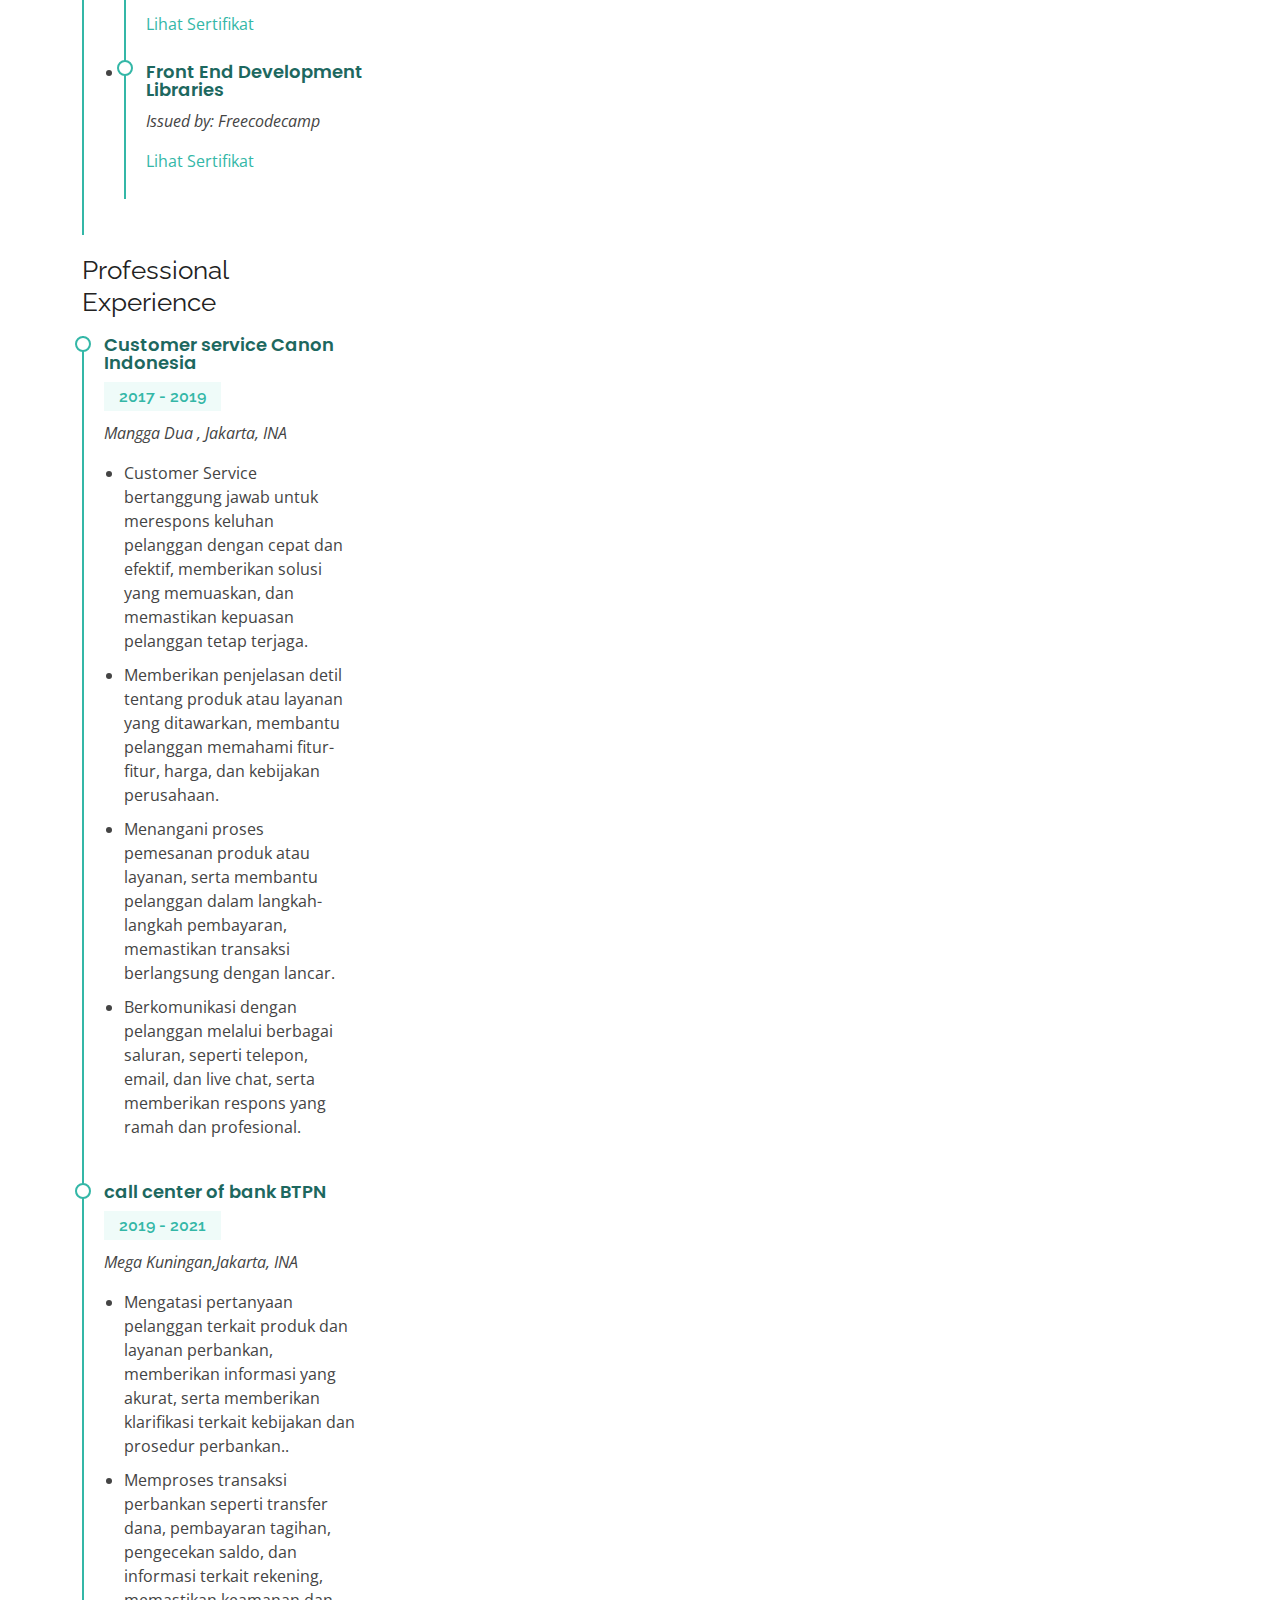
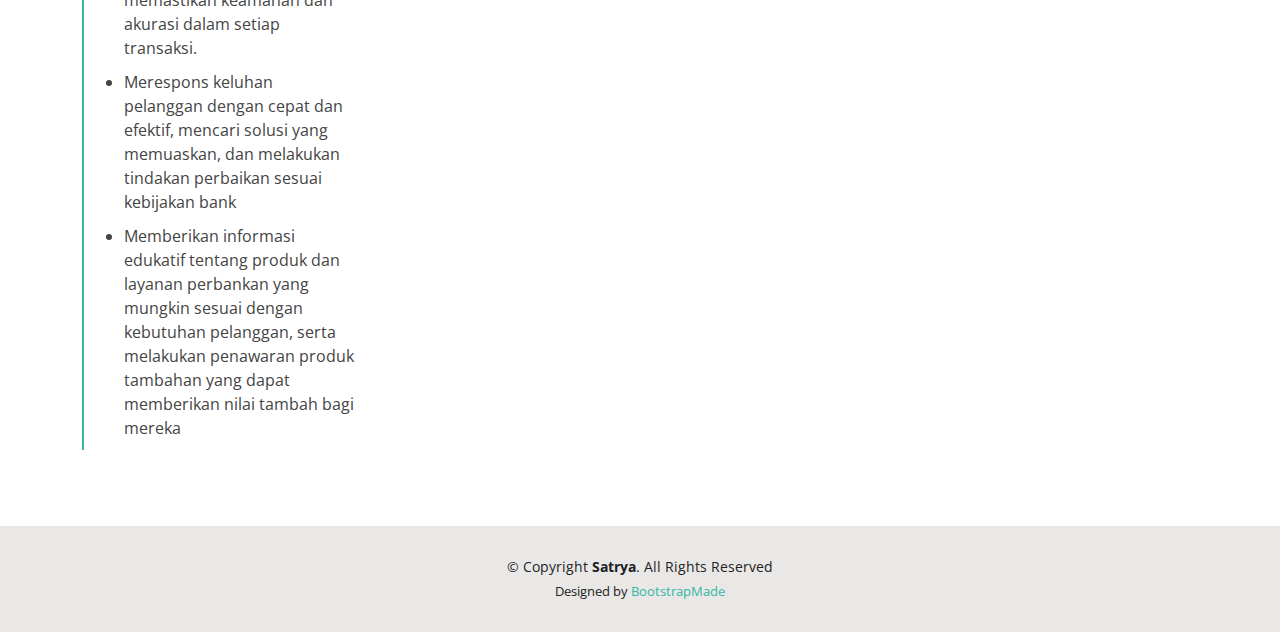
<file: resume.html>
<!DOCTYPE html>
<html lang="en">

<head>
  <meta charset="utf-8">
  <meta content="width=device-width, initial-scale=1.0" name="viewport">

  <title>Resume - Satrya Bootstrap Template</title>
  <meta content="" name="description">
  <meta content="" name="keywords">

  <!-- Favicons -->
  <link href="assets/img/favicon.png" rel="icon">
  <link href="assets/img/apple-touch-icon.png" rel="apple-touch-icon">

  <!-- Google Fonts -->
  <link href="https://fonts.googleapis.com/css?family=Open+Sans:300,300i,400,400i,600,600i,700,700i|Raleway:300,300i,400,400i,500,500i,600,600i,700,700i|Poppins:300,300i,400,400i,500,500i,600,600i,700,700i" rel="stylesheet">

  <!-- Vendor CSS Files -->
  <link href="assets/vendor/aos/aos.css" rel="stylesheet">
  <link href="assets/vendor/bootstrap/css/bootstrap.min.css" rel="stylesheet">
  <link href="assets/vendor/bootstrap-icons/bootstrap-icons.css" rel="stylesheet">
  <link href="assets/vendor/boxicons/css/boxicons.min.css" rel="stylesheet">
  <link href="assets/vendor/glightbox/css/glightbox.min.css" rel="stylesheet">
  <link href="assets/vendor/swiper/swiper-bundle.min.css" rel="stylesheet">

  <!-- Template Main CSS File -->
  <link href="assets/css/style.css" rel="stylesheet">

  <!-- =======================================================
  * Template Name: Kelly
  * Updated: Sep 18 2023 with Bootstrap v5.3.2
  * Template URL: https://bootstrapmade.com/kelly-free-bootstrap-cv-resume-html-template/
  * Author: BootstrapMade.com
  * License: https://bootstrapmade.com/license/
  ======================================================== -->
</head>

<body>

  <!-- ======= Header ======= -->
  <header id="header" class="fixed-top">
    <div class="container-fluid d-flex justify-content-between align-items-center">

      <h1 class="logo me-auto me-lg-0"><a href="index.html">Satrya</a></h1>
      <!-- Uncomment below if you prefer to use an image logo -->
      <!-- <a href="index.html" class="logo"><img src="assets/img/logo.png" alt="" class="img-fluid"></a>-->

      <nav id="navbar" class="navbar order-last order-lg-0">
        <ul>
          <li><a href="index.html">Home</a></li>
          <li><a href="about.html">About</a></li>
          <li><a class="active" href="resume.html">Resume</a></li>
          <li><a href="services.html">Services</a></li>
          <li><a href="portfolio.html">Portfolio</a></li>
          <li><a href="contact.html">Contact</a></li>
        </ul>
        <i class="bi bi-list mobile-nav-toggle"></i>
      </nav><!-- .navbar -->

      <div class="header-social-links">
        <a href="https://twitter.com/username" class="twitter" target="_blank"><i class="bi bi-twitter"></i></a>
        <a href="https://www.facebook.com/profile.php?id=61565055472423" class="facebook" target="_blank"><i class="bi bi-facebook"></i></a>
        <a href="https://instagram.com/username" class="instagram" target="_blank"><i class="bi bi-instagram"></i></a>
        <a href="https://www.linkedin.com/in/rio-dewantara-a43406326" class="linkedin" target="_blank"><i class="bi bi-linkedin"></i></a>
      </div>

    </div>

  </header><!-- End Header -->

  <main id="main">

    <!-- ======= Resume Section ======= -->
    <section id="resume" class="resume">
      <div class="container" data-aos="fade-up">

        <div class="section-title">
          <h2>Resume</h2>
          <p></p>
        </div>

        <div class="row">
          <div class="col-lg-6">
            <h3 class="resume-title">Sumary</h3>
            <div class="resume-item pb-0">
              <h4>Satrya Putra Dewantara</h4>
              <p><em>Spesialis Analisis Data dengan keahlian teknis yang solid (Python, SQL, Tableau, Power BI) dan pemahaman mendalam tentang dinamika bisnis. Mampu berkolaborasi dengan berbagai stakeholders untuk mengidentifikasi kebutuhan data, merancang solusi analisis yang tepat, dan menyampaikan hasil dengan jelas. Memiliki pengalaman dalam membangun model prediktif dan melakukan analisis akar penyebab.</em></p>
              <p>
              <ul>
                <li>Sidoharjo, Pacitan 63514, Indonesia</li>
                <li>(+62)821-85359374</li>
                <li>putra.corp91@gmail,com</li>
              </ul>
              </p>
            </div>

            <h3 class="resume-title">Education</h3>
            <div class="resume-item">
              <div class="col-lg-6">
                <h3 class="resume-title">Education</h3>
                <div class="resume-item">
                    <h4>Bachelor of Physics Education &amp; </h4>
                    <h5>2009 - 2013</h5>
                    <p><em>Universitas Pattimura </em></p>
                    <p>Universitas Pattimura adalah sebuah perguruan tinggi negeri yang terletak di Ambon, Maluku, Indonesia. Didirikan pada tanggal 10 November 1963, universitas ini dinamai sesuai dengan nama Kapitan Pattimura, seorang pahlawan nasional Indonesia yang berasal dari Maluku</p>
                </div>
            
               
<h3 class="resume-title">Sertifikat</h3>
<ul class="resume-list">
    <li class="resume-item">
        <h4>Introduction to NoSQL</h4>
        <p><em>Issued by: Great Learning</em></p>
        <p>
            <a href="https://www.mygreatlearning.com/certificate/DYXTNKYF" target="_blank">Lihat Sertifikat</a>
        </p>
    </li>
    <li class="resume-item">
        <h4>S E O</h4>
        <p><em>Issued by: Hubspot</em></p>
        <p>
            <a href="https://app.hubspot.com/academy/achievements/gppyxsp4/en/1/satrya-putra-dewantara/seo" target="_blank">Lihat Sertifikat</a>
        </p>
    </li>
    <li class="resume-item">
        <h4>Python for Data Analysis</h4>
        <p><em>Issued by: Great Learning</em></p>
        <p>
            <a href="https://www.mygreatlearning.com/certificate/GBNWMAYM" target="_blank">Lihat Sertifikat</a>
        </p>
    </li>
   
<li class="resume-item">
    <h4>Google Analytics</h4>
    <p><em>Issued by: Skillshop</em></p>
    <p>
        <a href="https://skillshop.credential.net/10da89ff-1229-4e7c-a8e3-327c7f4e2114" target="_blank">Lihat Sertifikat</a>
    </p>
</li>
<li class="resume-item">
    <h4>Front End Development Libraries</h4>
    <p><em>Issued by: Freecodecamp</em></p>
    <p>
        <a href="https://freecodecamp.org/certification/rio-deawantara/front-end-development-libraries" target="_blank">Lihat Sertifikat</a>
    </p>
</li>
    </p>
</div>
          </div>
          <div class="col-lg-6">
            <h3 class="resume-title">Professional Experience</h3>
            <div class="resume-item">
              <h4>Customer service Canon Indonesia</h4>
              <h5>2017 - 2019</h5>
              <p><em>Mangga Dua , Jakarta, INA </em></p>
              <p>
              <ul>
                <li>Customer Service bertanggung jawab untuk merespons keluhan pelanggan dengan cepat dan efektif, memberikan solusi yang memuaskan, dan memastikan kepuasan pelanggan tetap terjaga.</li>
                <li>Memberikan penjelasan detil tentang produk atau layanan yang ditawarkan, membantu pelanggan memahami fitur-fitur, harga, dan kebijakan perusahaan.</li>
                <li>Menangani proses pemesanan produk atau layanan, serta membantu pelanggan dalam langkah-langkah pembayaran, memastikan transaksi berlangsung dengan lancar.</li>
                <li>Berkomunikasi dengan pelanggan melalui berbagai saluran, seperti telepon, email, dan live chat, serta memberikan respons yang ramah dan profesional.</li>
              </ul>
              </p>
            </div>
            <div class="resume-item">
              <h4>call center of bank BTPN</h4>
              <h5>2019 - 2021</h5>
              <p><em>Mega Kuningan,Jakarta, INA</em></p>
              <p>
              <ul>
                <li>Mengatasi pertanyaan pelanggan terkait produk dan layanan perbankan, memberikan informasi yang akurat, serta memberikan klarifikasi terkait kebijakan dan prosedur perbankan..</li>
                <li>Memproses transaksi perbankan seperti transfer dana, pembayaran tagihan, pengecekan saldo, dan informasi terkait rekening, memastikan keamanan dan akurasi dalam setiap transaksi.</li>
                <li>Merespons keluhan pelanggan dengan cepat dan efektif, mencari solusi yang memuaskan, dan melakukan tindakan perbaikan sesuai kebijakan bank</li>
                <li>Memberikan informasi edukatif tentang produk dan layanan perbankan yang mungkin sesuai dengan kebutuhan pelanggan, serta melakukan penawaran produk tambahan yang dapat memberikan nilai tambah bagi mereka</li>
              </ul>
              </p>
            </div>
          </div>
        </div>

      </div>
    </section><!-- End Resume Section -->

  </main><!-- End #main -->

  <!-- ======= Footer ======= -->
  <footer id="footer">
    <div class="container">
      <div class="copyright">
        &copy; Copyright <strong><span>Satrya</span></strong>. All Rights Reserved
      </div>
      <div class="credits">
        <!-- All the links in the footer should remain intact. -->
        <!-- You can delete the links only if you purchased the pro version. -->
        <!-- Licensing information: https://bootstrapmade.com/license/ -->
        <!-- Purchase the pro version with working PHP/AJAX contact form: https://bootstrapmade.com/kelly-free-bootstrap-cv-resume-html-template/ -->
        Designed by <a href="https://bootstrapmade.com/">BootstrapMade</a>
      </div>
    </div>
  </footer><!-- End  Footer -->

  <div id="preloader"></div>
  <a href="#" class="back-to-top d-flex align-items-center justify-content-center"><i class="bi bi-arrow-up-short"></i></a>

  <!-- Vendor JS Files -->
  <script src="assets/vendor/purecounter/purecounter_vanilla.js"></script>
  <script src="assets/vendor/aos/aos.js"></script>
  <script src="assets/vendor/bootstrap/js/bootstrap.bundle.min.js"></script>
  <script src="assets/vendor/glightbox/js/glightbox.min.js"></script>
  <script src="assets/vendor/isotope-layout/isotope.pkgd.min.js"></script>
  <script src="assets/vendor/swiper/swiper-bundle.min.js"></script>
  <script src="assets/vendor/waypoints/noframework.waypoints.js"></script>
  <script src="assets/vendor/php-email-form/validate.js"></script>

  <!-- Template Main JS File -->
  <script src="assets/js/main.js"></script>

</body>

</html>
</file>
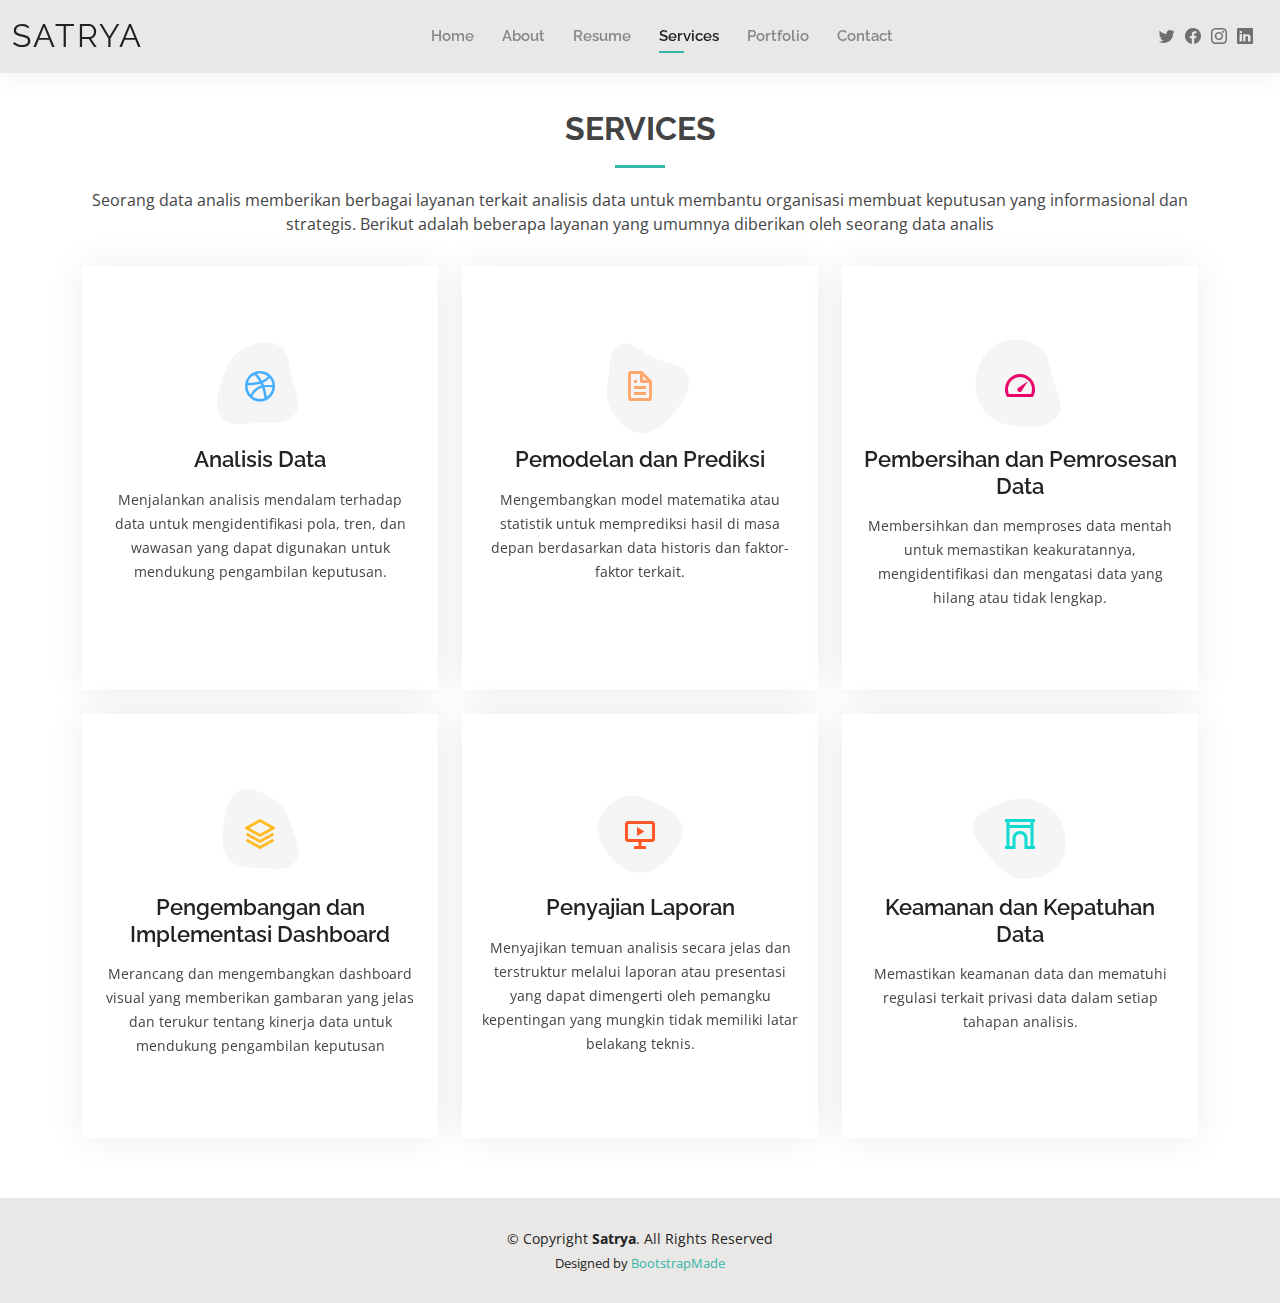
<file: services.html>
<!DOCTYPE html>
<html lang="en">

<head>
  <meta charset="utf-8">
  <meta content="width=device-width, initial-scale=1.0" name="viewport">

  <title>Services - Satrya Bootstrap Template</title>
  <meta content="" name="description">
  <meta content="" name="keywords">

  <!-- Favicons -->
  <link href="assets/img/favicon.png" rel="icon">
  <link href="assets/img/apple-touch-icon.png" rel="apple-touch-icon">

  <!-- Google Fonts -->
  <link href="https://fonts.googleapis.com/css?family=Open+Sans:300,300i,400,400i,600,600i,700,700i|Raleway:300,300i,400,400i,500,500i,600,600i,700,700i|Poppins:300,300i,400,400i,500,500i,600,600i,700,700i" rel="stylesheet">

  <!-- Vendor CSS Files -->
  <link href="assets/vendor/aos/aos.css" rel="stylesheet">
  <link href="assets/vendor/bootstrap/css/bootstrap.min.css" rel="stylesheet">
  <link href="assets/vendor/bootstrap-icons/bootstrap-icons.css" rel="stylesheet">
  <link href="assets/vendor/boxicons/css/boxicons.min.css" rel="stylesheet">
  <link href="assets/vendor/glightbox/css/glightbox.min.css" rel="stylesheet">
  <link href="assets/vendor/swiper/swiper-bundle.min.css" rel="stylesheet">

  <!-- Template Main CSS File -->
  <link href="assets/css/style.css" rel="stylesheet">

  <!-- =======================================================
  * Template Name: Kelly
  * Updated: Sep 18 2023 with Bootstrap v5.3.2
  * Template URL: https://bootstrapmade.com/kelly-free-bootstrap-cv-resume-html-template/
  * Author: BootstrapMade.com
  * License: https://bootstrapmade.com/license/
  ======================================================== -->
</head>

<body>

  <!-- ======= Header ======= -->
  <header id="header" class="fixed-top">
    <div class="container-fluid d-flex justify-content-between align-items-center">

      <h1 class="logo me-auto me-lg-0"><a href="index.html">Satrya</a></h1>
      <!-- Uncomment below if you prefer to use an image logo -->
      <!-- <a href="index.html" class="logo"><img src="assets/img/logo.png" alt="" class="img-fluid"></a>-->

      <nav id="navbar" class="navbar order-last order-lg-0">
        <ul>
          <li><a href="index.html">Home</a></li>
          <li><a href="about.html">About</a></li>
          <li><a href="resume.html">Resume</a></li>
          <li><a class="active" href="services.html">Services</a></li>
          <li><a href="portfolio.html">Portfolio</a></li>
          <li><a href="contact.html">Contact</a></li>
        </ul>
        <i class="bi bi-list mobile-nav-toggle"></i>
      </nav><!-- .navbar -->

      <div class="header-social-links">
        <a href="https://twitter.com/username" class="twitter" target="_blank"><i class="bi bi-twitter"></i></a>
        <a href="https://www.facebook.com/profile.php?id=61565055472423" class="facebook" target="_blank"><i class="bi bi-facebook"></i></a>
        <a href="https://instagram.com/username" class="instagram" target="_blank"><i class="bi bi-instagram"></i></a>
        <a href="https://www.linkedin.com/in/rio-dewantara-a43406326" class="linkedin" target="_blank"><i class="bi bi-linkedin"></i></a>
      </div>

    </div>

  </header><!-- End Header -->

  <main id="main">

    <!-- ======= Services Section ======= -->
    <section id="services" class="services">
      <div class="container" data-aos="fade-up">

        <div class="section-title">
          <h2>Services</h2>
          <p>Seorang data analis memberikan berbagai layanan terkait analisis data untuk membantu organisasi membuat keputusan yang informasional dan strategis. Berikut adalah beberapa layanan yang umumnya diberikan oleh seorang data analis</p>
        </div>

        <div class="row">
          <div class="col-lg-4 col-md-6 d-flex align-items-stretch" data-aos="zoom-in" data-aos-delay="100">
            <div class="icon-box iconbox-blue">
              <div class="icon">
                <svg width="100" height="100" viewBox="0 0 600 600" xmlns="http://www.w3.org/2000/svg">
                  <path stroke="none" stroke-width="0" fill="#f5f5f5" d="M300,521.0016835830174C376.1290562159157,517.8887921683347,466.0731472004068,529.7835943286574,510.70327084640275,468.03025145048787C554.3714126377745,407.6079735673963,508.03601936045806,328.9844924480964,491.2728898941984,256.3432110539036C474.5976632858925,184.082847569629,479.9380746630129,96.60480741107993,416.23090153303,58.64404602377083C348.86323505073057,18.502131276798302,261.93793281208167,40.57373210992963,193.5410806939664,78.93577620505333C130.42746243093433,114.334589627462,98.30271207620316,179.96522072025542,76.75703585869454,249.04625023123273C51.97151888228291,328.5150500222984,13.704378332031375,421.85034740162234,66.52175969318436,486.19268352777647C119.04800174914682,550.1803526380478,217.28368757567262,524.383925680826,300,521.0016835830174"></path>
                </svg>
                <i class="bx bxl-dribbble"></i>
              </div>
              <h4><a href="">Analisis Data</a></h4>
              <p>Menjalankan analisis mendalam terhadap data untuk mengidentifikasi pola, tren, dan wawasan yang dapat digunakan untuk mendukung pengambilan keputusan.</p>
            </div>
          </div>

          <div class="col-lg-4 col-md-6 d-flex align-items-stretch mt-4 mt-md-0" data-aos="zoom-in" data-aos-delay="200">
            <div class="icon-box iconbox-orange ">
              <div class="icon">
                <svg width="100" height="100" viewBox="0 0 600 600" xmlns="http://www.w3.org/2000/svg">
                  <path stroke="none" stroke-width="0" fill="#f5f5f5" d="M300,582.0697525312426C382.5290701553225,586.8405444964366,449.9789794690241,525.3245884688669,502.5850820975895,461.55621195738473C556.606425686781,396.0723002908107,615.8543463187945,314.28637112970534,586.6730223649479,234.56875336149918C558.9533121215079,158.8439757836574,454.9685369536778,164.00468322053177,381.49747125262974,130.76875717737553C312.15926192815925,99.40240125094834,248.97055460311594,18.661163978235184,179.8680185752513,50.54337015887873C110.5421016452524,82.52863877960104,119.82277516462835,180.83849132639028,109.12597500060166,256.43424936330496C100.08760227029461,320.3096726198365,92.17705696193138,384.0621239912766,124.79988738764834,439.7174275375508C164.83382741302287,508.01625554203684,220.96474134820875,577.5009287672846,300,582.0697525312426"></path>
                </svg>
                <i class="bx bx-file"></i>
              </div>
              <h4><a href="">Pemodelan dan Prediksi</a></h4>
              <p>Mengembangkan model matematika atau statistik untuk memprediksi hasil di masa depan berdasarkan data historis dan faktor-faktor terkait.</p>
            </div>
          </div>

          <div class="col-lg-4 col-md-6 d-flex align-items-stretch mt-4 mt-lg-0" data-aos="zoom-in" data-aos-delay="300">
            <div class="icon-box iconbox-pink">
              <div class="icon">
                <svg width="100" height="100" viewBox="0 0 600 600" xmlns="http://www.w3.org/2000/svg">
                  <path stroke="none" stroke-width="0" fill="#f5f5f5" d="M300,541.5067337569781C382.14930387511276,545.0595476570109,479.8736841581634,548.3450877840088,526.4010558755058,480.5488172755941C571.5218469581645,414.80211281144784,517.5187510058486,332.0715597781072,496.52539010469104,255.14436215662573C477.37192572678356,184.95920475031193,473.57363656557914,105.61284051026155,413.0603344069578,65.22779650032875C343.27470386102294,18.654635553484475,251.2091493199835,5.337323636656869,175.0934190732945,40.62881213300186C97.87086631185822,76.43348514350839,51.98124368387456,156.15599469081315,36.44837278890362,239.84606092416172C21.716077023791087,319.22268207091537,43.775223500013084,401.1760424656574,96.891909868211,461.97329694683043C147.22146801428983,519.5804099606455,223.5754009179313,538.201503339737,300,541.5067337569781"></path>
                </svg>
                <i class="bx bx-tachometer"></i>
              </div>
              <h4><a href="">Pembersihan dan Pemrosesan Data</a></h4>
              <p>Membersihkan dan memproses data mentah untuk memastikan keakuratannya, mengidentifikasi dan mengatasi data yang hilang atau tidak lengkap.</p>
            </div>
          </div>

          <div class="col-lg-4 col-md-6 d-flex align-items-stretch mt-4" data-aos="zoom-in" data-aos-delay="100">
            <div class="icon-box iconbox-yellow">
              <div class="icon">
                <svg width="100" height="100" viewBox="0 0 600 600" xmlns="http://www.w3.org/2000/svg">
                  <path stroke="none" stroke-width="0" fill="#f5f5f5" d="M300,503.46388370962813C374.79870501325706,506.71871716319447,464.8034551963731,527.1746412648533,510.4981551193396,467.86667711651364C555.9287308511215,408.9015244558933,512.6030010748507,327.5744911775523,490.211057578863,256.5855673507754C471.097692560561,195.9906835881958,447.69079081568157,138.11976852964426,395.19560036434837,102.3242989838813C329.3053358748298,57.3949838291264,248.02791733380457,8.279543830951368,175.87071277845988,42.242879143198664C103.41431057327972,76.34704239035025,93.79494320519305,170.9812938413882,81.28167332365135,250.07896920659033C70.17666984294237,320.27484674793965,64.84698225790005,396.69656628748305,111.28512138212992,450.4950937839243C156.20124167950087,502.5303643271138,231.32542653798444,500.4755392045468,300,503.46388370962813"></path>
                </svg>
                <i class="bx bx-layer"></i>
              </div>
              <h4><a href="">Pengembangan dan Implementasi Dashboard</a></h4>
              <p>Merancang dan mengembangkan dashboard visual yang memberikan gambaran yang jelas dan terukur tentang kinerja data untuk mendukung pengambilan keputusan</p>
            </div>
          </div>

          <div class="col-lg-4 col-md-6 d-flex align-items-stretch mt-4" data-aos="zoom-in" data-aos-delay="200">
            <div class="icon-box iconbox-red">
              <div class="icon">
                <svg width="100" height="100" viewBox="0 0 600 600" xmlns="http://www.w3.org/2000/svg">
                  <path stroke="none" stroke-width="0" fill="#f5f5f5" d="M300,532.3542879108572C369.38199826031484,532.3153073249985,429.10787420159085,491.63046689027357,474.5244479745417,439.17860296908856C522.8885846962883,383.3225815378663,569.1668002868075,314.3205725914397,550.7432151929288,242.7694973846089C532.6665558377875,172.5657663291529,456.2379748765914,142.6223662098291,390.3689995646985,112.34683881706744C326.66090330228417,83.06452184765237,258.84405631176094,53.51806209861945,193.32584062364296,78.48882559362697C121.61183558270385,105.82097193414197,62.805066853699245,167.19869350419734,48.57481801355237,242.6138429142374C34.843463184063346,315.3850353017275,76.69343916112496,383.4422959591041,125.22947124332185,439.3748458443577C170.7312796277747,491.8107796887764,230.57421082200815,532.3932930995766,300,532.3542879108572"></path>
                </svg>
                <i class="bx bx-slideshow"></i>
              </div>
              <h4><a href="">Penyajian Laporan</a></h4>
              <p>Menyajikan temuan analisis secara jelas dan terstruktur melalui laporan atau presentasi yang dapat dimengerti oleh pemangku kepentingan yang mungkin tidak memiliki latar belakang teknis.</p>
            </div>
          </div>

          <div class="col-lg-4 col-md-6 d-flex align-items-stretch mt-4" data-aos="zoom-in" data-aos-delay="300">
            <div class="icon-box iconbox-teal">
              <div class="icon">
                <svg width="100" height="100" viewBox="0 0 600 600" xmlns="http://www.w3.org/2000/svg">
                  <path stroke="none" stroke-width="0" fill="#f5f5f5" d="M300,566.797414625762C385.7384707136149,576.1784315230908,478.7894351017131,552.8928747891023,531.9192734346935,484.94944893311C584.6109503024035,417.5663521118492,582.489472248146,322.67544863468447,553.9536738515405,242.03673114598146C529.1557734026468,171.96086150256528,465.24506316201064,127.66468636344209,395.9583748389544,100.7403814666027C334.2173773831606,76.7482773500951,269.4350130405921,84.62216499799875,207.1952322260088,107.2889140133804C132.92018162631612,134.33871894543012,41.79353780512637,160.00259165414826,22.644507872594943,236.69541883565114C3.319112789854554,314.0945973066697,72.72355303640163,379.243833228382,124.04198916343866,440.3218312028393C172.9286146004772,498.5055451809895,224.45579914871206,558.5317968840102,300,566.797414625762"></path>
                </svg>
                <i class="bx bx-arch"></i>
              </div>
              <h4><a href="">Keamanan dan Kepatuhan Data</a></h4>
              <p>Memastikan keamanan data dan mematuhi regulasi terkait privasi data dalam setiap tahapan analisis.</p>
            </div>
          </div>

        </div>

      </div>
    </section><!-- End Services Section -->

  </main><!-- End #main -->

  <!-- ======= Footer ======= -->
  <footer id="footer">
    <div class="container">
      <div class="copyright">
        &copy; Copyright <strong><span>Satrya</span></strong>. All Rights Reserved
      </div>
      <div class="credits">
        <!-- All the links in the footer should remain intact. -->
        <!-- You can delete the links only if you purchased the pro version. -->
        <!-- Licensing information: https://bootstrapmade.com/license/ -->
        <!-- Purchase the pro version with working PHP/AJAX contact form: https://bootstrapmade.com/kelly-free-bootstrap-cv-resume-html-template/ -->
        Designed by <a href="https://bootstrapmade.com/">BootstrapMade</a>
      </div>
    </div>
  </footer><!-- End  Footer -->

  <div id="preloader"></div>
  <a href="#" class="back-to-top d-flex align-items-center justify-content-center"><i class="bi bi-arrow-up-short"></i></a>

  <!-- Vendor JS Files -->
  <script src="assets/vendor/purecounter/purecounter_vanilla.js"></script>
  <script src="assets/vendor/aos/aos.js"></script>
  <script src="assets/vendor/bootstrap/js/bootstrap.bundle.min.js"></script>
  <script src="assets/vendor/glightbox/js/glightbox.min.js"></script>
  <script src="assets/vendor/isotope-layout/isotope.pkgd.min.js"></script>
  <script src="assets/vendor/swiper/swiper-bundle.min.js"></script>
  <script src="assets/vendor/waypoints/noframework.waypoints.js"></script>
  <script src="assets/vendor/php-email-form/validate.js"></script>

  <!-- Template Main JS File -->
  <script src="assets/js/main.js"></script>

</body>

</html>
</file>
<file: assets/css/style.css>
/**
* Template Name: Kelly
* Updated: Sep 18 2023 with Bootstrap v5.3.2
* Template URL: https://bootstrapmade.com/kelly-free-bootstrap-cv-resume-html-template/
* Author: BootstrapMade.com
* License: https://bootstrapmade.com/license/
*/

/*--------------------------------------------------------------
# General
--------------------------------------------------------------*/
body {
  font-family: "Open Sans", sans-serif;
  color: #444444;
}

a {
  color: #34b7a7;
  text-decoration: none;
}

a:hover {
  color: #51cdbe;
  text-decoration: none;
}

h1,
h2,
h3,
h4,
h5,
h6 {
  font-family: "Raleway", sans-serif;
}

#main {
  margin-top: 50px;
}

@media (max-width: 992px) {
  #main {
    margin-top: 30px;
  }
}

/*--------------------------------------------------------------
# Preloader
--------------------------------------------------------------*/
#preloader {
  position: fixed;
  top: 0;
  left: 0;
  right: 0;
  bottom: 0;
  z-index: 9999;
  overflow: hidden;
  background: #fff;
}

#preloader:before {
  content: "";
  position: fixed;
  top: calc(50% - 30px);
  left: calc(50% - 30px);
  border: 6px solid #34b7a7;
  border-top-color: #dcf5f2;
  border-radius: 50%;
  width: 60px;
  height: 60px;
  animation: animate-preloader 1s linear infinite;
}

@keyframes animate-preloader {
  0% {
    transform: rotate(0deg);
  }

  100% {
    transform: rotate(360deg);
  }
}

/*--------------------------------------------------------------
# Back to top button
--------------------------------------------------------------*/
.back-to-top {
  position: fixed;
  visibility: hidden;
  opacity: 0;
  right: 15px;
  bottom: 15px;
  z-index: 996;
  background: #34b7a7;
  width: 40px;
  height: 40px;
  border-radius: 50px;
  transition: all 0.4s;
}

.back-to-top i {
  font-size: 24px;
  color: #fff;
  line-height: 0;
}

.back-to-top:hover {
  background: #49cbbb;
  color: #fff;
}

.back-to-top.active {
  visibility: visible;
  opacity: 1;
}

/*--------------------------------------------------------------
# Header
--------------------------------------------------------------*/
#header {
  background: #e9e8e6;
  box-shadow: 0px 0px 25px 0 rgba(0, 0, 0, 0.08);
  z-index: 997;
  padding: 15px 0;
}

#header .logo {
  font-size: 32px;
  margin: 0;
  padding: 0;
  line-height: 1;
  font-weight: 400;
  letter-spacing: 2px;
  text-transform: uppercase;
}

#header .logo a {
  color: #222222;
}

#header .logo img {
  max-height: 40px;
}

@media (max-width: 992px) {
  #header .logo {
    font-size: 28px;
  }
}

/*--------------------------------------------------------------
# Header Social Links
--------------------------------------------------------------*/
.header-social-links {
  padding-right: 15px;
}

.header-social-links a {
  color: #6f6f6f;
  padding-left: 6px;
  display: inline-block;
  line-height: 0px;
  transition: 0.3s;
  font-size: 16px;
}

.header-social-links a:hover {
  color: #34b7a7;
}

/*--------------------------------------------------------------
# Navigation Menu
--------------------------------------------------------------*/
/**
* Desktop Navigation 
*/
.navbar {
  padding: 0;
}

.navbar ul {
  margin: 0;
  padding: 0;
  display: flex;
  list-style: none;
  align-items: center;
}

.navbar li {
  position: relative;
  padding: 10px 0 10px 28px;
}

.navbar a,
.navbar a:focus {
  display: flex;
  align-items: center;
  justify-content: space-between;
  font-family: "Raleway", sans-serif;
  font-size: 15px;
  font-weight: 600;
  color: #888888;
  white-space: nowrap;
  transition: 0.3s;
  position: relative;
}

.navbar a i,
.navbar a:focus i {
  font-size: 12px;
  line-height: 0;
  margin-left: 5px;
}

.navbar>ul>li>a:before {
  content: "";
  position: absolute;
  width: 0;
  height: 2px;
  bottom: -5px;
  left: 0;
  background-color: #34b7a7;
  visibility: hidden;
  width: 0px;
  transition: all 0.3s ease-in-out 0s;
}

.navbar a:hover:before,
.navbar li:hover>a:before,
.navbar .active:before {
  visibility: visible;
  width: 25px;
}

.navbar a:hover,
.navbar .active,
.navbar .active:focus,
.navbar li:hover>a {
  color: #222222;
}

.navbar .dropdown ul {
  display: block;
  position: absolute;
  left: 14px;
  top: calc(100% + 30px);
  margin: 0;
  padding: 10px 0;
  z-index: 99;
  opacity: 0;
  visibility: hidden;
  background: #fff;
  box-shadow: 0px 0px 30px rgba(127, 137, 161, 0.25);
  transition: 0.3s;
  border-radius: 4px;
}

.navbar .dropdown ul li {
  min-width: 200px;
  padding: 0;
}

.navbar .dropdown ul a {
  padding: 10px 20px;
  font-size: 15px;
  text-transform: none;
  font-weight: 600;
}

.navbar .dropdown ul a i {
  font-size: 12px;
}

.navbar .dropdown ul a:hover,
.navbar .dropdown ul .active:hover,
.navbar .dropdown ul li:hover>a {
  color: #34b7a7;
}

.navbar .dropdown:hover>ul {
  opacity: 1;
  top: 100%;
  visibility: visible;
}

.navbar .dropdown .dropdown ul {
  top: 0;
  left: calc(100% - 30px);
  visibility: hidden;
}

.navbar .dropdown .dropdown:hover>ul {
  opacity: 1;
  top: 0;
  left: 100%;
  visibility: visible;
}

@media (max-width: 1366px) {
  .navbar .dropdown .dropdown ul {
    left: -90%;
  }

  .navbar .dropdown .dropdown:hover>ul {
    left: -100%;
  }
}

/**
* Mobile Navigation 
*/
.mobile-nav-toggle {
  color: #222222;
  font-size: 28px;
  cursor: pointer;
  display: none;
  line-height: 0;
  transition: 0.5s;
}

.mobile-nav-toggle.bi-x {
  color: #fff;
}

@media (max-width: 991px) {
  .mobile-nav-toggle {
    display: block;
  }

  .navbar ul {
    display: none;
  }
}

.navbar-mobile {
  position: fixed;
  overflow: hidden;
  top: 0;
  right: 0;
  left: 0;
  bottom: 0;
  background: rgba(9, 9, 9, 0.9);
  transition: 0.3s;
  z-index: 999;
}

.navbar-mobile .mobile-nav-toggle {
  position: absolute;
  top: 15px;
  right: 15px;
}

.navbar-mobile ul {
  display: block;
  position: absolute;
  top: 55px;
  right: 15px;
  bottom: 15px;
  left: 15px;
  padding: 10px 0;
  border-radius: 10px;
  background-color: #fff;
  overflow-y: auto;
  transition: 0.3s;
}

.navbar-mobile a,
.navbar-mobile a:focus {
  font-size: 15px;
  padding-right: 15px;
  color: #222222;
}

.navbar-mobile a:hover,
.navbar-mobile .active,
.navbar-mobile li:hover>a {
  color: #34b7a7;
}

.navbar-mobile .getstarted,
.navbar-mobile .getstarted:focus {
  margin: 15px;
}

.navbar-mobile .dropdown ul {
  position: static;
  display: none;
  margin: 10px 20px;
  padding: 10px 0;
  z-index: 99;
  opacity: 1;
  visibility: visible;
  background: #fff;
  box-shadow: 0px 0px 30px rgba(127, 137, 161, 0.25);
}

.navbar-mobile .dropdown ul li {
  min-width: 200px;
}

.navbar-mobile .dropdown ul a {
  padding: 10px 20px;
}

.navbar-mobile .dropdown ul a i {
  font-size: 12px;
}

.navbar-mobile .dropdown ul a:hover,
.navbar-mobile .dropdown ul .active:hover,
.navbar-mobile .dropdown ul li:hover>a {
  color: #34b7a7;
}

.navbar-mobile .dropdown>.dropdown-active {
  display: block;
}

/*--------------------------------------------------------------
# Hero Section
--------------------------------------------------------------*/
#hero {
  width: 100%;
  height: 100vh;
  background: url("../img/tampilan1.jpg") top right;
  background-size: cover;
}

#hero .container {
  padding-top: 70px;
  position: relative;
}

@media (max-width: 992px) {
  #hero .container {
    padding-top: 58px;
  }
}

#hero h1 {
  margin: 0;
  font-size: 48px;
  font-weight: 700;
  line-height: 56px;
  color: #222222;
}

#hero h2 {
  color: #6f6f6f;
  margin: 10px 0 0 0;
  font-size: 22px;
}

#hero .btn-about {
  font-family: "Raleway", sans-serif;
  text-transform: uppercase;
  font-weight: 600;
  font-size: 12px;
  letter-spacing: 1px;
  display: inline-block;
  padding: 12px 40px;
  border-radius: 50px;
  transition: 0.5s;
  margin-top: 30px;
  color: #fff;
  background: #34b7a7;
}

#hero .btn-about:hover {
  background: #3dc8b7;
}

@media (min-width: 1024px) {
  #hero {
    background-attachment: fixed;
  }
}

@media (max-width: 992px) {
  #hero:before {
    content: "";
    background: rgba(255, 255, 255, 0.8);
    position: absolute;
    bottom: 0;
    top: 0;
    left: 0;
    right: 0;
  }

  #hero h1 {
    font-size: 28px;
    line-height: 36px;
  }

  #hero h2 {
    font-size: 18px;
    line-height: 24px;
  }
}

/*--------------------------------------------------------------
# Sections General
--------------------------------------------------------------*/
section {
  padding: 60px 0;
}

.section-bg {
  background-color: #e7f8f6;
}

.section-title {
  text-align: center;
  padding-bottom: 30px;
}

.section-title h2 {
  font-size: 32px;
  font-weight: bold;
  text-transform: uppercase;
  margin-bottom: 20px;
  padding-bottom: 20px;
  position: relative;
}

.section-title h2::after {
  content: "";
  position: absolute;
  display: block;
  width: 50px;
  height: 3px;
  background: #34b7a7;
  bottom: 0;
  left: calc(50% - 25px);
}

.section-title p {
  margin-bottom: 0;
}

/*--------------------------------------------------------------
# Cta
--------------------------------------------------------------*/
.cta {
  background: linear-gradient(rgba(0, 0, 0, 0.6), rgba(0, 0, 0, 0.6)), url("../img/bg-1.jpg") fixed center center;
  background-size: cover;
  padding: 80px 0;
}

.cta h3 {
  color: #fff;
  font-size: 28px;
  font-weight: 700;
}

.cta p {
  color: #fff;
}

.cta .cta-btn {
  font-family: "Raleway", sans-serif;
  text-transform: uppercase;
  font-weight: 500;
  font-size: 16px;
  letter-spacing: 1px;
  display: inline-block;
  padding: 8px 20px;
  border-radius: 2px;
  transition: 0.5s;
  margin: 10px;
  border: 2px solid #fff;
  color: #fff;
}

.cta .cta-btn:hover {
  background: #34b7a7;
  border: 2px solid #34b7a7;
}

@media (max-width: 1024px) {
  .cta {
    background-attachment: scroll;
  }
}

@media (min-width: 769px) {
  .cta .cta-btn-container {
    display: flex;
    align-items: center;
    justify-content: flex-end;
  }
}

/*--------------------------------------------------------------
# About
--------------------------------------------------------------*/
.about .content h3 {
  font-weight: 700;
  font-size: 26px;
  color: #555555;
}

.about .content ul {
  list-style: none;
  padding: 0;
}

.about .content ul li {
  padding-bottom: 10px;
}

.about .content ul i {
  font-size: 20px;
  padding-right: 2px;
  color: #34b7a7;
}

.about .content p:last-child {
  margin-bottom: 0;
}

/*--------------------------------------------------------------
# Skills
--------------------------------------------------------------*/
.skills .progress {
  height: 60px;
  display: block;
  background: none;
  border-radius: 0;
}

.skills .progress .skill {
  padding: 10px 0;
  margin: 0 0 6px 0;
  text-transform: uppercase;
  display: block;
  font-weight: 600;
  font-family: "Poppins", sans-serif;
  color: #222222;
}

.skills .progress .skill .val {
  float: right;
  font-style: normal;
}

.skills .progress-bar-wrap {
  background: #f3f3f3;
}

.skills .progress-bar {
  width: 1px;
  height: 10px;
  transition: 0.9s;
  background-color: #34b7a7;
}

/*--------------------------------------------------------------
# Facts
--------------------------------------------------------------*/
.facts .counters span {
  font-size: 48px;
  display: block;
  color: #34b7a7;
}

.facts .counters p {
  padding: 0;
  margin: 0 0 20px 0;
  font-family: "Raleway", sans-serif;
  font-size: 14px;
}

/*--------------------------------------------------------------
# Testimonials
--------------------------------------------------------------*/
.testimonials .section-header {
  margin-bottom: 40px;
}

.testimonials .testimonials-carousel,
.testimonials .testimonials-slider {
  overflow: hidden;
}

.testimonials .testimonial-item {
  text-align: center;
}

.testimonials .testimonial-item .testimonial-img {
  width: 120px;
  border-radius: 50%;
  border: 4px solid #fff;
  margin: 0 auto;
}

.testimonials .testimonial-item h3 {
  font-size: 20px;
  font-weight: bold;
  margin: 10px 0 5px 0;
  color: #111;
}

.testimonials .testimonial-item h4 {
  font-size: 14px;
  color: #999;
  margin: 0 0 15px 0;
}

.testimonials .testimonial-item .quote-icon-left,
.testimonials .testimonial-item .quote-icon-right {
  color: #c8efea;
  font-size: 26px;
}

.testimonials .testimonial-item .quote-icon-left {
  display: inline-block;
  left: -5px;
  position: relative;
}

.testimonials .testimonial-item .quote-icon-right {
  display: inline-block;
  right: -5px;
  position: relative;
  top: 10px;
}

.testimonials .testimonial-item p {
  font-style: italic;
  margin: 0 auto 15px auto;
}

@media (min-width: 992px) {
  .testimonials .testimonial-item p {
    width: 80%;
  }
}

.testimonials .swiper-pagination {
  margin-top: 20px;
  position: relative;
}

.testimonials .swiper-pagination .swiper-pagination-bullet {
  width: 12px;
  height: 12px;
  background-color: #fff;
  opacity: 1;
  border: 1px solid #34b7a7;
}

.testimonials .swiper-pagination .swiper-pagination-bullet-active {
  background-color: #34b7a7;
}

/*--------------------------------------------------------------
# Resume
--------------------------------------------------------------*/
.resume .resume-title {
  font-size: 26px;
  font-weight: 400;
  margin-top: 20px;
  margin-bottom: 20px;
  color: #222222;
}

.resume .resume-item {
  padding: 0 0 20px 20px;
  margin-top: -2px;
  border-left: 2px solid #34b7a7;
  position: relative;
}

.resume .resume-item h4 {
  line-height: 18px;
  font-size: 18px;
  font-weight: 600;
  font-family: "Poppins", sans-serif;
  color: #1d685f;
  margin-bottom: 10px;
}

.resume .resume-item h5 {
  font-size: 16px;
  background: #effbf9;
  padding: 5px 15px;
  display: inline-block;
  font-weight: 600;
  margin-bottom: 10px;
  color: #34b7a7;
}

.resume .resume-item ul {
  padding-left: 20px;
}

.resume .resume-item ul li {
  padding-bottom: 10px;
}

.resume .resume-item:last-child {
  padding-bottom: 0;
}

.resume .resume-item::before {
  content: "";
  position: absolute;
  width: 16px;
  height: 16px;
  border-radius: 50px;
  left: -9px;
  top: 0;
  background: #fff;
  border: 2px solid #34b7a7;
}

/*--------------------------------------------------------------
# Services
--------------------------------------------------------------*/
.services .icon-box {
  text-align: center;
  padding: 70px 20px 80px 20px;
  transition: all ease-in-out 0.3s;
  background: #fff;
  box-shadow: 0px 0 35px 0 rgba(0, 0, 0, 0.08);
}

.services .icon-box .icon {
  margin: 0 auto;
  width: 100px;
  height: 100px;
  display: flex;
  align-items: center;
  justify-content: center;
  transition: ease-in-out 0.3s;
  position: relative;
}

.services .icon-box .icon i {
  font-size: 36px;
  transition: 0.5s;
  position: relative;
}

.services .icon-box .icon svg {
  position: absolute;
  top: 0;
  left: 0;
}

.services .icon-box .icon svg path {
  transition: 0.5s;
  fill: #f5f5f5;
}

.services .icon-box h4 {
  font-weight: 600;
  margin: 10px 0 15px 0;
  font-size: 22px;
}

.services .icon-box h4 a {
  color: #222222;
  transition: ease-in-out 0.3s;
}

.services .icon-box p {
  line-height: 24px;
  font-size: 14px;
  margin-bottom: 0;
}

.services .iconbox-blue i {
  color: #47aeff;
}

.services .iconbox-blue:hover .icon i {
  color: #fff;
}

.services .iconbox-blue:hover .icon path {
  fill: #47aeff;
}

.services .iconbox-orange i {
  color: #ffa76e;
}

.services .iconbox-orange:hover .icon i {
  color: #fff;
}

.services .iconbox-orange:hover .icon path {
  fill: #ffa76e;
}

.services .iconbox-pink i {
  color: #e80368;
}

.services .iconbox-pink:hover .icon i {
  color: #fff;
}

.services .iconbox-pink:hover .icon path {
  fill: #e80368;
}

.services .iconbox-yellow i {
  color: #ffbb2c;
}

.services .iconbox-yellow:hover .icon i {
  color: #fff;
}

.services .iconbox-yellow:hover .icon path {
  fill: #ffbb2c;
}

.services .iconbox-red i {
  color: #ff5828;
}

.services .iconbox-red:hover .icon i {
  color: #fff;
}

.services .iconbox-red:hover .icon path {
  fill: #ff5828;
}

.services .iconbox-teal i {
  color: #11dbcf;
}

.services .iconbox-teal:hover .icon i {
  color: #fff;
}

.services .iconbox-teal:hover .icon path {
  fill: #11dbcf;
}

/*--------------------------------------------------------------
# Portfolio
--------------------------------------------------------------*/
.portfolio .portfolio-item {
  margin-bottom: 30px;
}

.portfolio #portfolio-flters {
  padding: 0;
  margin: 0 auto 20px auto;
  list-style: none;
  text-align: center;
}

.portfolio #portfolio-flters li {
  cursor: pointer;
  display: inline-block;
  padding: 8px 16px 10px 16px;
  font-size: 13px;
  font-weight: 500;
  line-height: 1;
  text-transform: uppercase;
  color: #444444;
  margin-bottom: 5px;
  transition: all 0.3s ease-in-out;
  border-radius: 50px;
}

.portfolio #portfolio-flters li:hover,
.portfolio #portfolio-flters li.filter-active {
  color: #fff;
  background: #34b7a7;
}

.portfolio #portfolio-flters li:last-child {
  margin-right: 0;
}

.portfolio .portfolio-wrap {
  transition: 0.3s;
  position: relative;
  overflow: hidden;
  z-index: 1;
  background: rgba(34, 34, 34, 0.6);
}

.portfolio .portfolio-wrap::before {
  content: "";
  background: rgba(34, 34, 34, 0.6);
  position: absolute;
  left: 0;
  right: 0;
  top: 0;
  bottom: 0;
  transition: all ease-in-out 0.3s;
  z-index: 2;
  opacity: 0;
}

.portfolio .portfolio-wrap img {
  transition: all ease-in-out 0.3s;
}

.portfolio .portfolio-wrap .portfolio-info {
  opacity: 0;
  position: absolute;
  top: 0;
  left: 0;
  right: 0;
  bottom: 0;
  z-index: 3;
  transition: all ease-in-out 0.3s;
  display: flex;
  flex-direction: column;
  justify-content: flex-end;
  align-items: flex-start;
  padding: 20px;
}

.portfolio .portfolio-wrap .portfolio-info h4 {
  font-size: 20px;
  color: #fff;
  font-weight: 600;
}

.portfolio .portfolio-wrap .portfolio-info p {
  color: rgba(255, 255, 255, 0.7);
  font-size: 14px;
  text-transform: uppercase;
  padding: 0;
  margin: 0;
  font-style: italic;
}

.portfolio .portfolio-wrap .portfolio-links {
  text-align: center;
  z-index: 4;
}

.portfolio .portfolio-wrap .portfolio-links a {
  color: #fff;
  margin: 0 5px 0 0;
  font-size: 28px;
  display: inline-block;
  transition: 0.3s;
}

.portfolio .portfolio-wrap .portfolio-links a:hover {
  color: #78d9cd;
}

.portfolio .portfolio-wrap:hover::before {
  opacity: 1;
}

.portfolio .portfolio-wrap:hover img {
  transform: scale(1.2);
}

.portfolio .portfolio-wrap:hover .portfolio-info {
  opacity: 1;
}

/*--------------------------------------------------------------
# Portfolio Details
--------------------------------------------------------------*/
.portfolio-details {
  padding-top: 0;
}

.portfolio-details .portfolio-details-slider img {
  width: 100%;
}

.portfolio-details .portfolio-details-slider .swiper-pagination {
  margin-top: 20px;
  position: relative;
}

.portfolio-details .portfolio-details-slider .swiper-pagination .swiper-pagination-bullet {
  width: 12px;
  height: 12px;
  background-color: #fff;
  opacity: 1;
  border: 1px solid #34b7a7;
}

.portfolio-details .portfolio-details-slider .swiper-pagination .swiper-pagination-bullet-active {
  background-color: #34b7a7;
}

.portfolio-details .portfolio-info {
  padding: 30px;
  box-shadow: 0px 0 30px rgba(34, 34, 34, 0.08);
}

.portfolio-details .portfolio-info h3 {
  font-size: 22px;
  font-weight: 700;
  margin-bottom: 20px;
  padding-bottom: 20px;
  border-bottom: 1px solid #eee;
}

.portfolio-details .portfolio-info ul {
  list-style: none;
  padding: 0;
  font-size: 15px;
}

.portfolio-details .portfolio-info ul li+li {
  margin-top: 10px;
}

.portfolio-details .portfolio-description {
  padding-top: 30px;
}

.portfolio-details .portfolio-description h2 {
  font-size: 26px;
  font-weight: 700;
  margin-bottom: 20px;
}

.portfolio-details .portfolio-description p {
  padding: 0;
}

/*--------------------------------------------------------------
# Contact
--------------------------------------------------------------*/
.contact .info {
  width: 100%;
  background: #fff;
}

.contact .info i {
  font-size: 20px;
  color: #34b7a7;
  float: left;
  width: 44px;
  height: 44px;
  background: #effbf9;
  display: flex;
  justify-content: center;
  align-items: center;
  border-radius: 50px;
  transition: all 0.3s ease-in-out;
}

.contact .info h4 {
  padding: 0 0 0 60px;
  font-size: 22px;
  font-weight: 600;
  margin-bottom: 5px;
  color: #222222;
}

.contact .info p {
  padding: 0 0 0 60px;
  margin-bottom: 0;
  font-size: 14px;
  color: #555555;
}

.contact .info .email,
.contact .info .phone {
  margin-top: 40px;
}

.contact .info .email:hover i,
.contact .info .address:hover i,
.contact .info .phone:hover i {
  background: #34b7a7;
  color: #fff;
}

.contact .php-email-form {
  width: 100%;
  background: #fff;
}

.contact .php-email-form .form-group {
  padding-bottom: 8px;
}

.contact .php-email-form .error-message {
  display: none;
  color: #fff;
  background: #ed3c0d;
  text-align: center;
  padding: 15px;
  font-weight: 600;
}

.contact .php-email-form .sent-message {
  display: none;
  color: #fff;
  background: #18d26e;
  text-align: center;
  padding: 15px;
  font-weight: 600;
}

.contact .php-email-form .loading {
  display: none;
  background: #fff;
  text-align: center;
  padding: 15px;
}

.contact .php-email-form .loading:before {
  content: "";
  display: inline-block;
  border-radius: 50%;
  width: 24px;
  height: 24px;
  margin: 0 10px -6px 0;
  border: 3px solid #18d26e;
  border-top-color: #eee;
  animation: animate-loading 1s linear infinite;
}

.contact .php-email-form input,
.contact .php-email-form textarea {
  border-radius: 4px;
  box-shadow: none;
  font-size: 14px;
}

.contact .php-email-form input:focus,
.contact .php-email-form textarea:focus {
  border-color: #34b7a7;
}

.contact .php-email-form input {
  height: 44px;
}

.contact .php-email-form textarea {
  padding: 10px 12px;
}

.contact .php-email-form button[type=submit] {
  background: #34b7a7;
  border: 0;
  padding: 10px 30px 12px 30px;
  color: #fff;
  transition: 0.4s;
  border-radius: 50px;
}

.contact .php-email-form button[type=submit]:hover {
  background: #3dc8b7;
}

@keyframes animate-loading {
  0% {
    transform: rotate(0deg);
  }

  100% {
    transform: rotate(360deg);
  }
}

/*--------------------------------------------------------------
# Footer
--------------------------------------------------------------*/
#footer {
  background: #e9e8e6;
  padding: 30px 0;
  color: #222222;
  font-size: 14px;
  text-align: center;
}

#footer .credits {
  padding-top: 5px;
  font-size: 13px;
}

#footer .credits a {
  color: #34b7a7;
}
</file>
